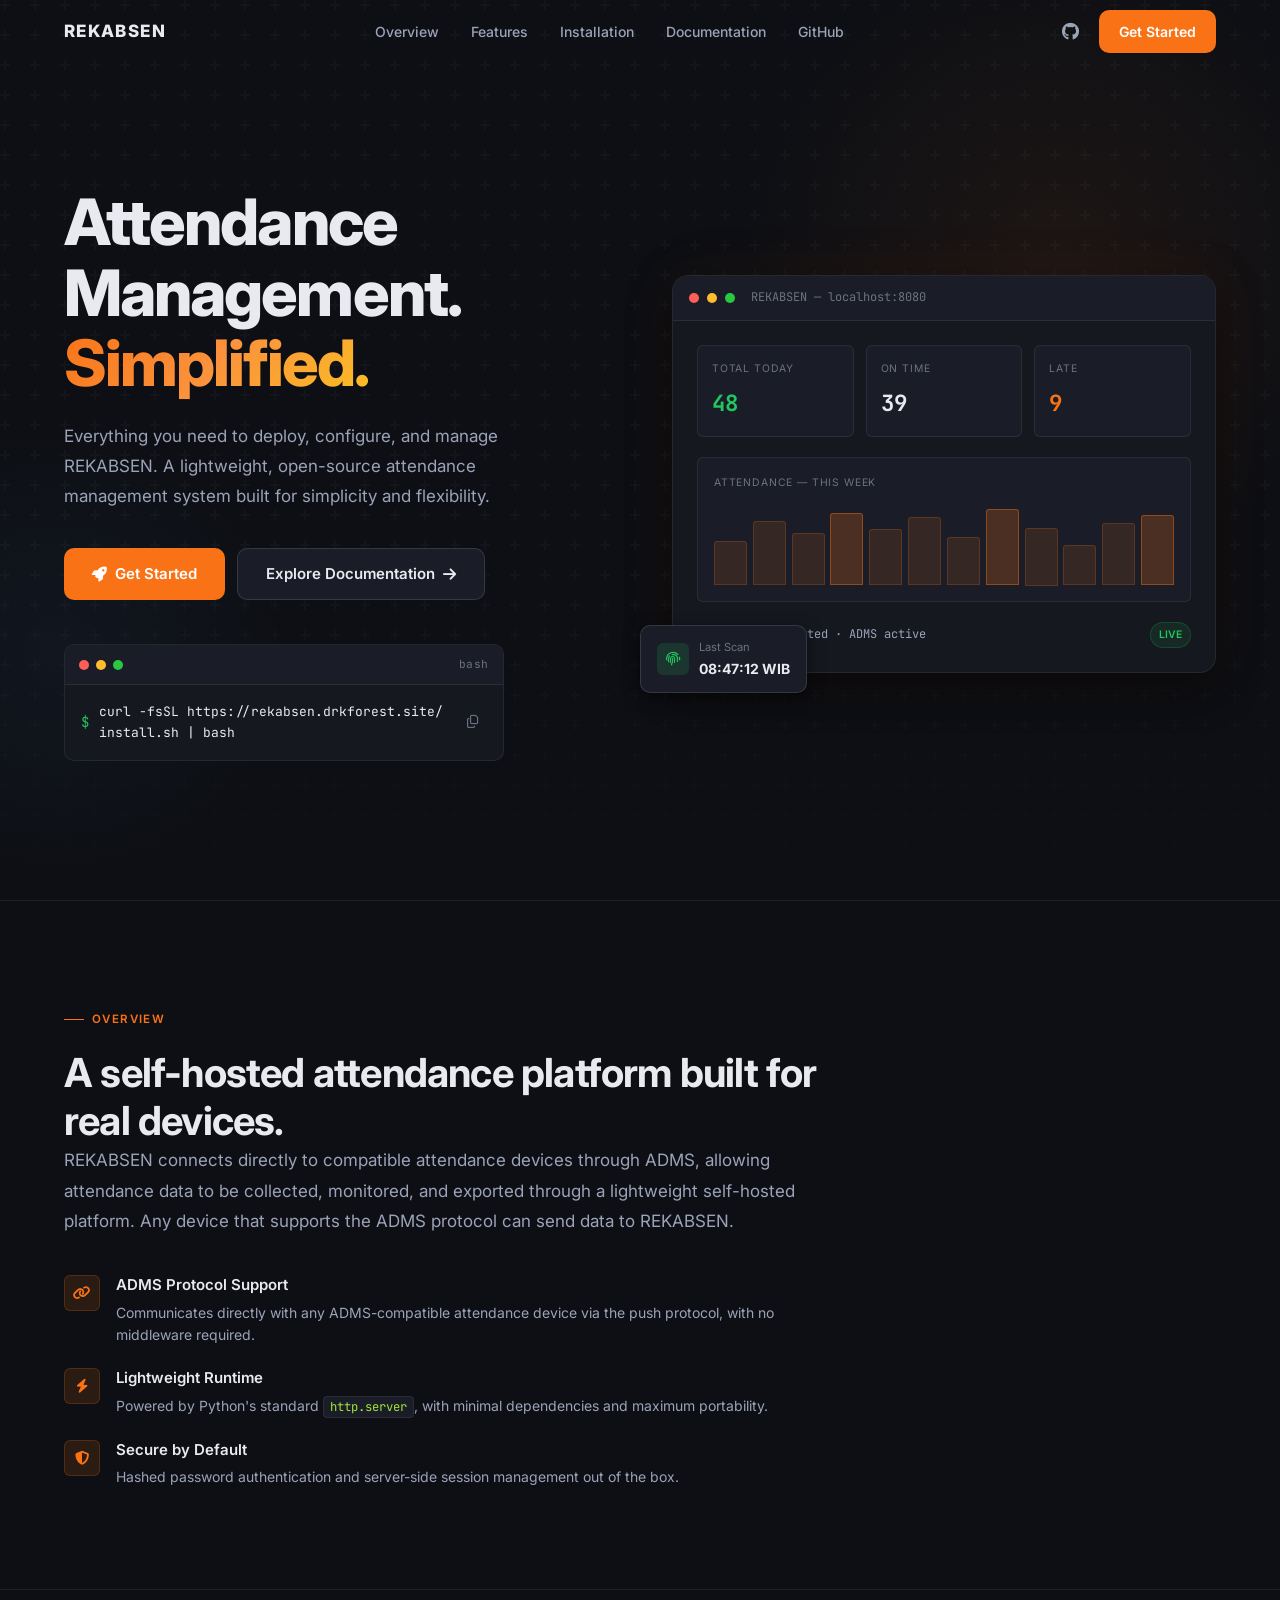
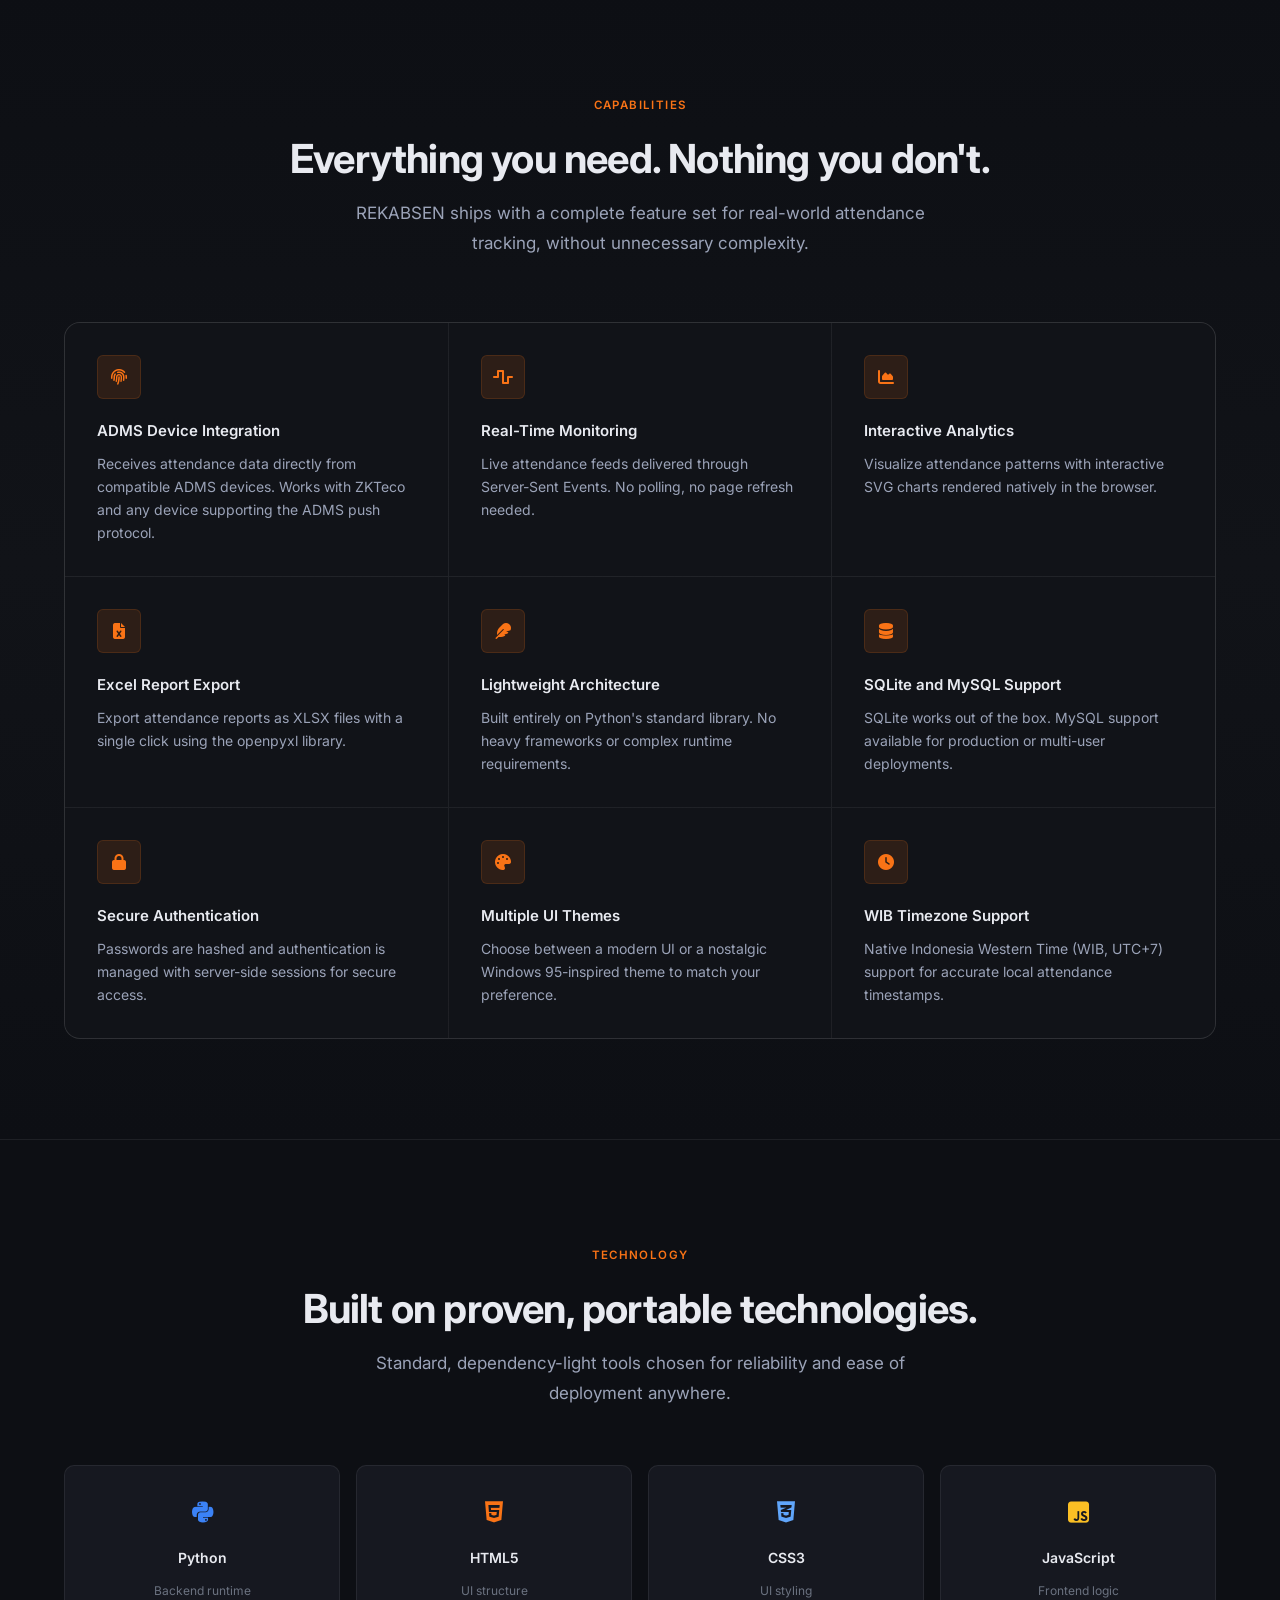
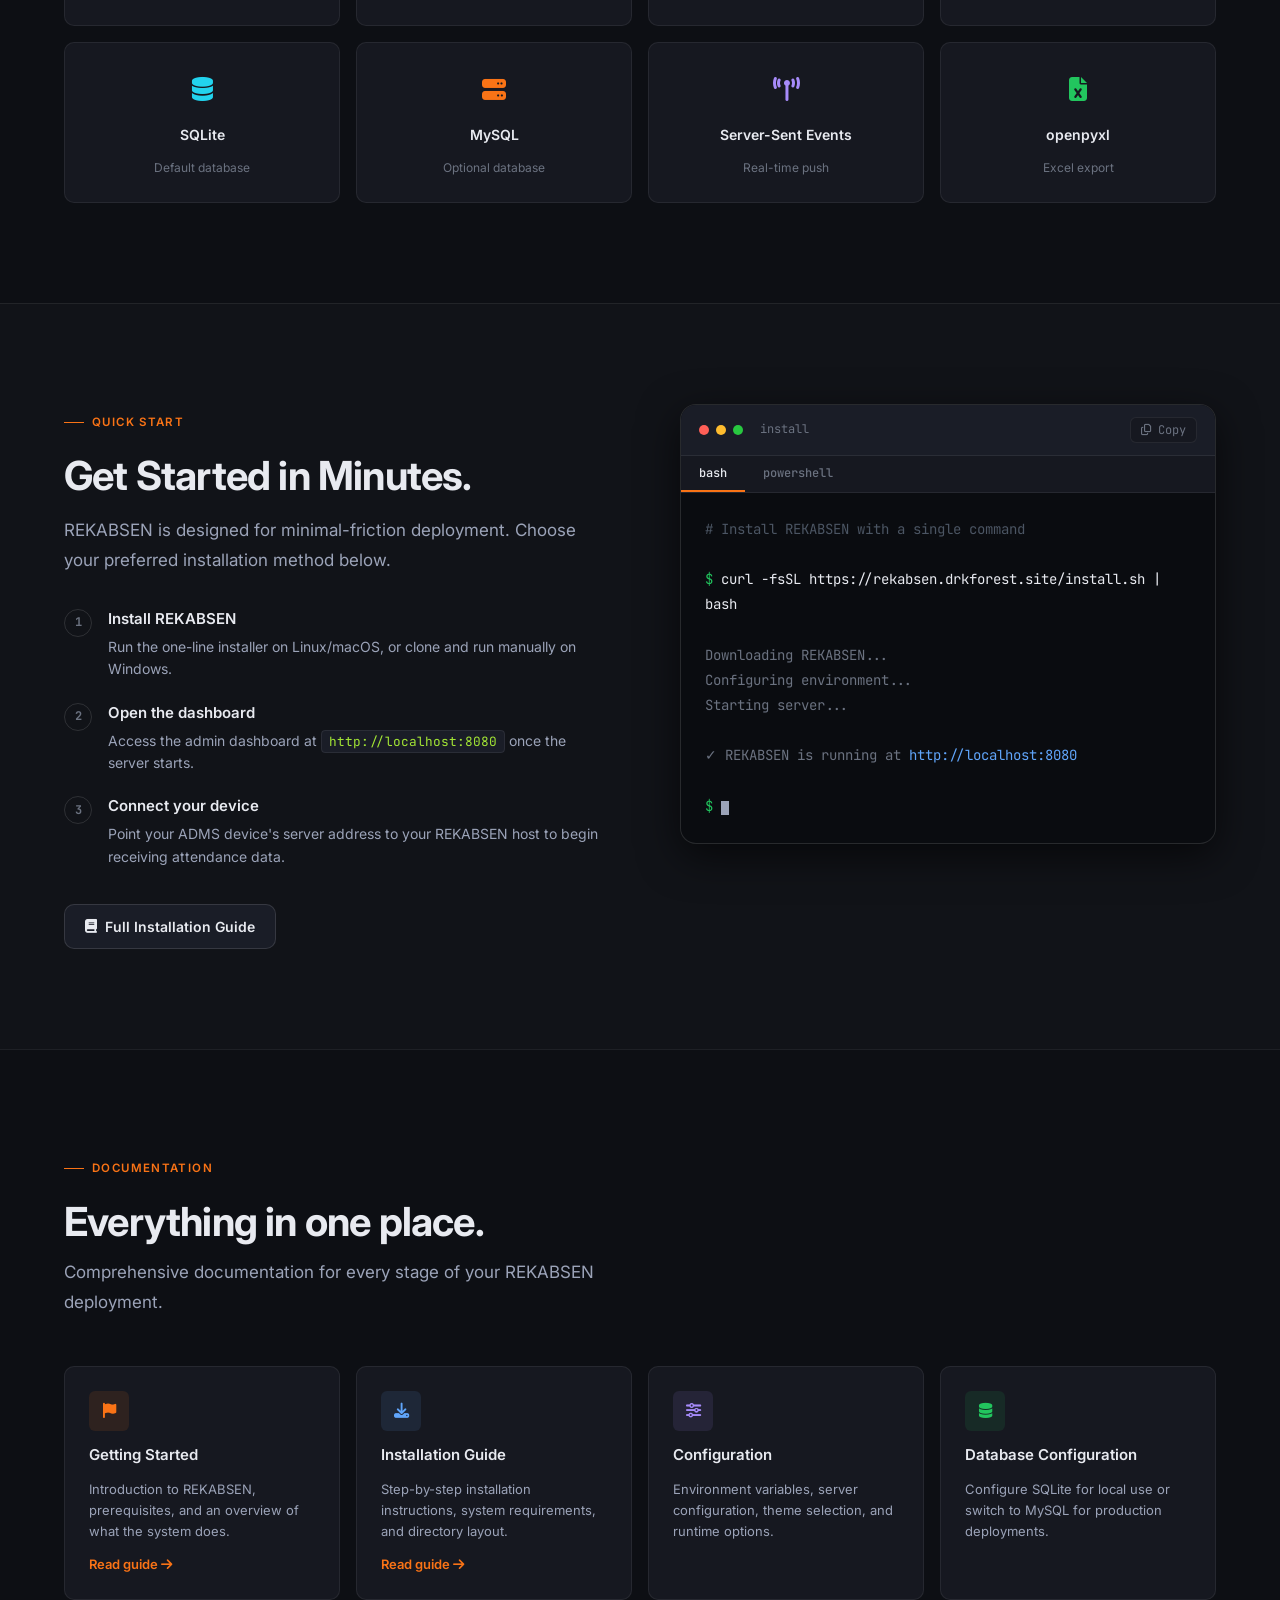
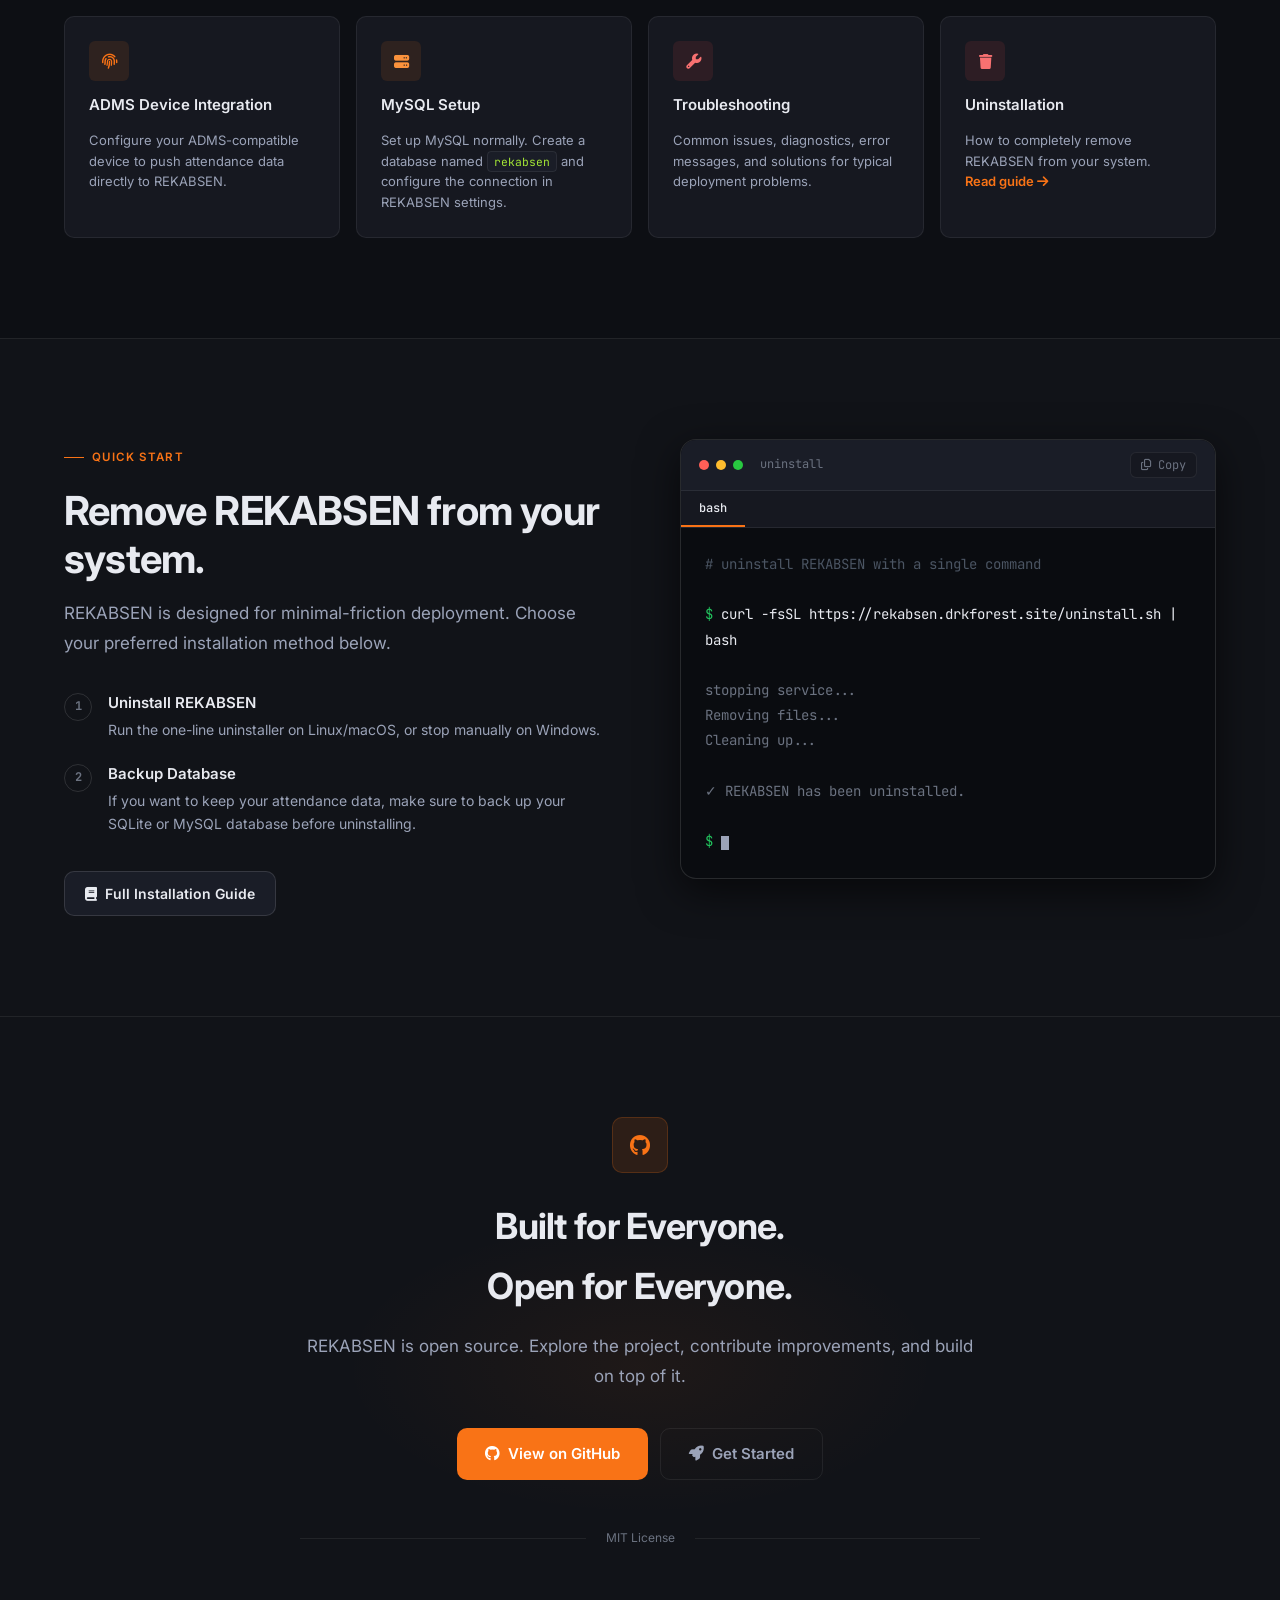
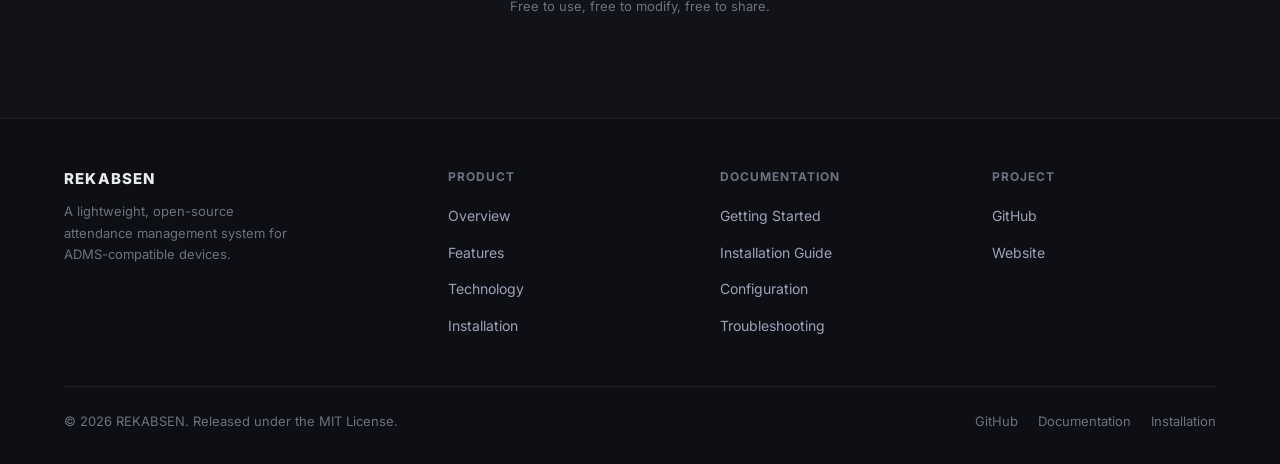
<file: index.html>
<!DOCTYPE html>
<html lang="en" data-theme="dark">

<head>
  <meta charset="UTF-8" />
  <meta name="viewport" content="width=device-width, initial-scale=1.0" />
  <meta name="robots" content="noindex, follow" />
  <meta http-equiv="refresh" content="0; url=app/app.html" />
  <link rel="canonical" href="app/app.html" />
  <title>REKABSEN — Redirecting…</title>

  <script>
    /* Instant redirect (takes over before meta refresh in modern browsers) */
    window.location.replace('app/app.html');
  </script>

  <style>
    :root {
      --bg: #0d0f14;
      --text: #e8eaf0;
      --text-2: #9ba3b8;
      --accent: #f97316;
      --font-sans: 'Inter', system-ui, -apple-system, sans-serif;
    }

    *,
    *::before,
    *::after {
      box-sizing: border-box;
      margin: 0;
      padding: 0;
    }

    body {
      min-height: 100vh;
      display: flex;
      align-items: center;
      justify-content: center;
      flex-direction: column;
      gap: 18px;
      background: var(--bg);
      color: var(--text);
      font-family: var(--font-sans);
      font-size: 0.9375rem;
      line-height: 1.6;
      text-align: center;
      padding: 24px;
      -webkit-font-smoothing: antialiased;
    }

    a {
      color: var(--accent);
      text-decoration: none;
      font-weight: 600;
    }

    a:hover {
      text-decoration: underline;
    }

    .spinner {
      width: 30px;
      height: 30px;
      border: 2px solid rgba(249, 115, 22, 0.2);
      border-top-color: var(--accent);
      border-radius: 50%;
      animation: spin 0.8s linear infinite;
    }

    @keyframes spin {
      to {
        transform: rotate(360deg);
      }
    }

    .muted {
      color: var(--text-2);
      font-size: 0.8125rem;
    }

    @media (prefers-reduced-motion: reduce) {
      .spinner {
        animation: none;
      }
    }
  </style>
</head>

<body>
  <div class="spinner" aria-hidden="true"></div>
  <p>Redirecting to REKABSEN…</p>
  <p class="muted">
    If you are not redirected automatically, <a href="app/app.html">click here</a>.
  </p>
</body>

</html>
</file>
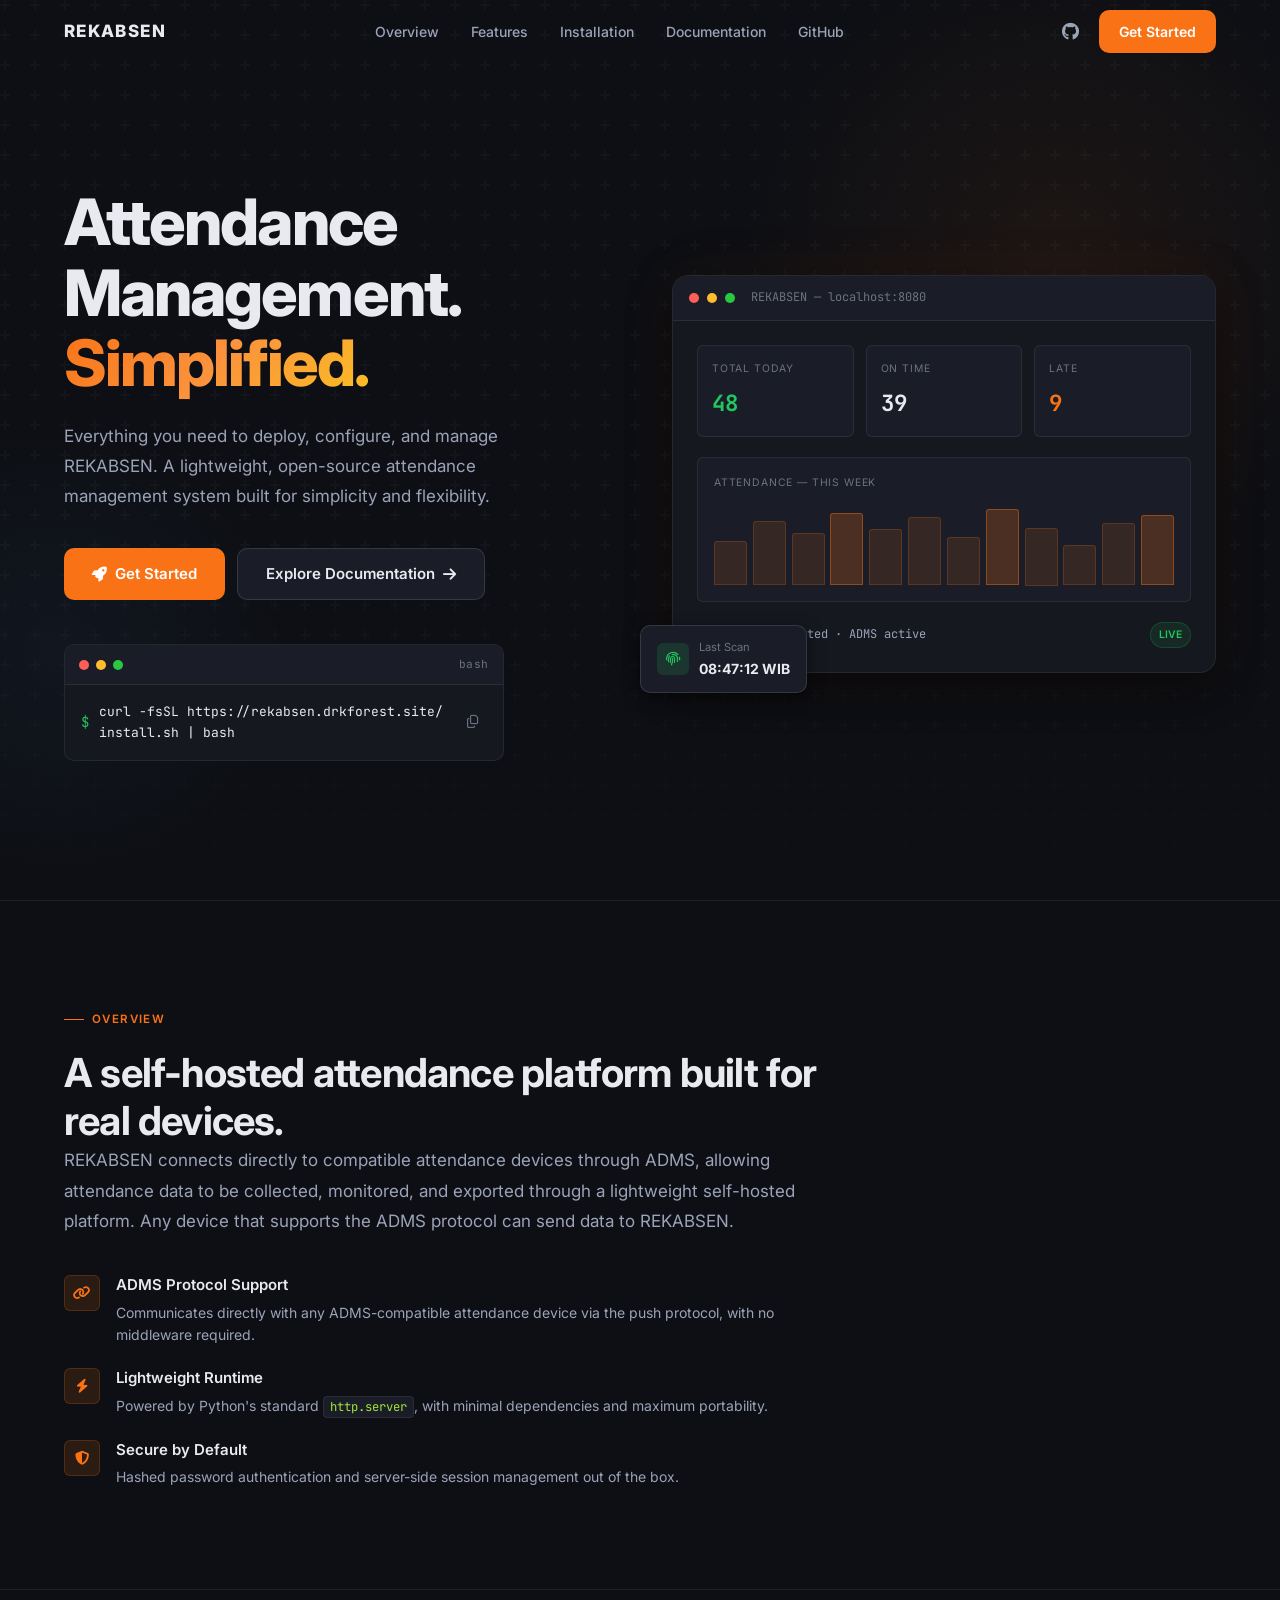
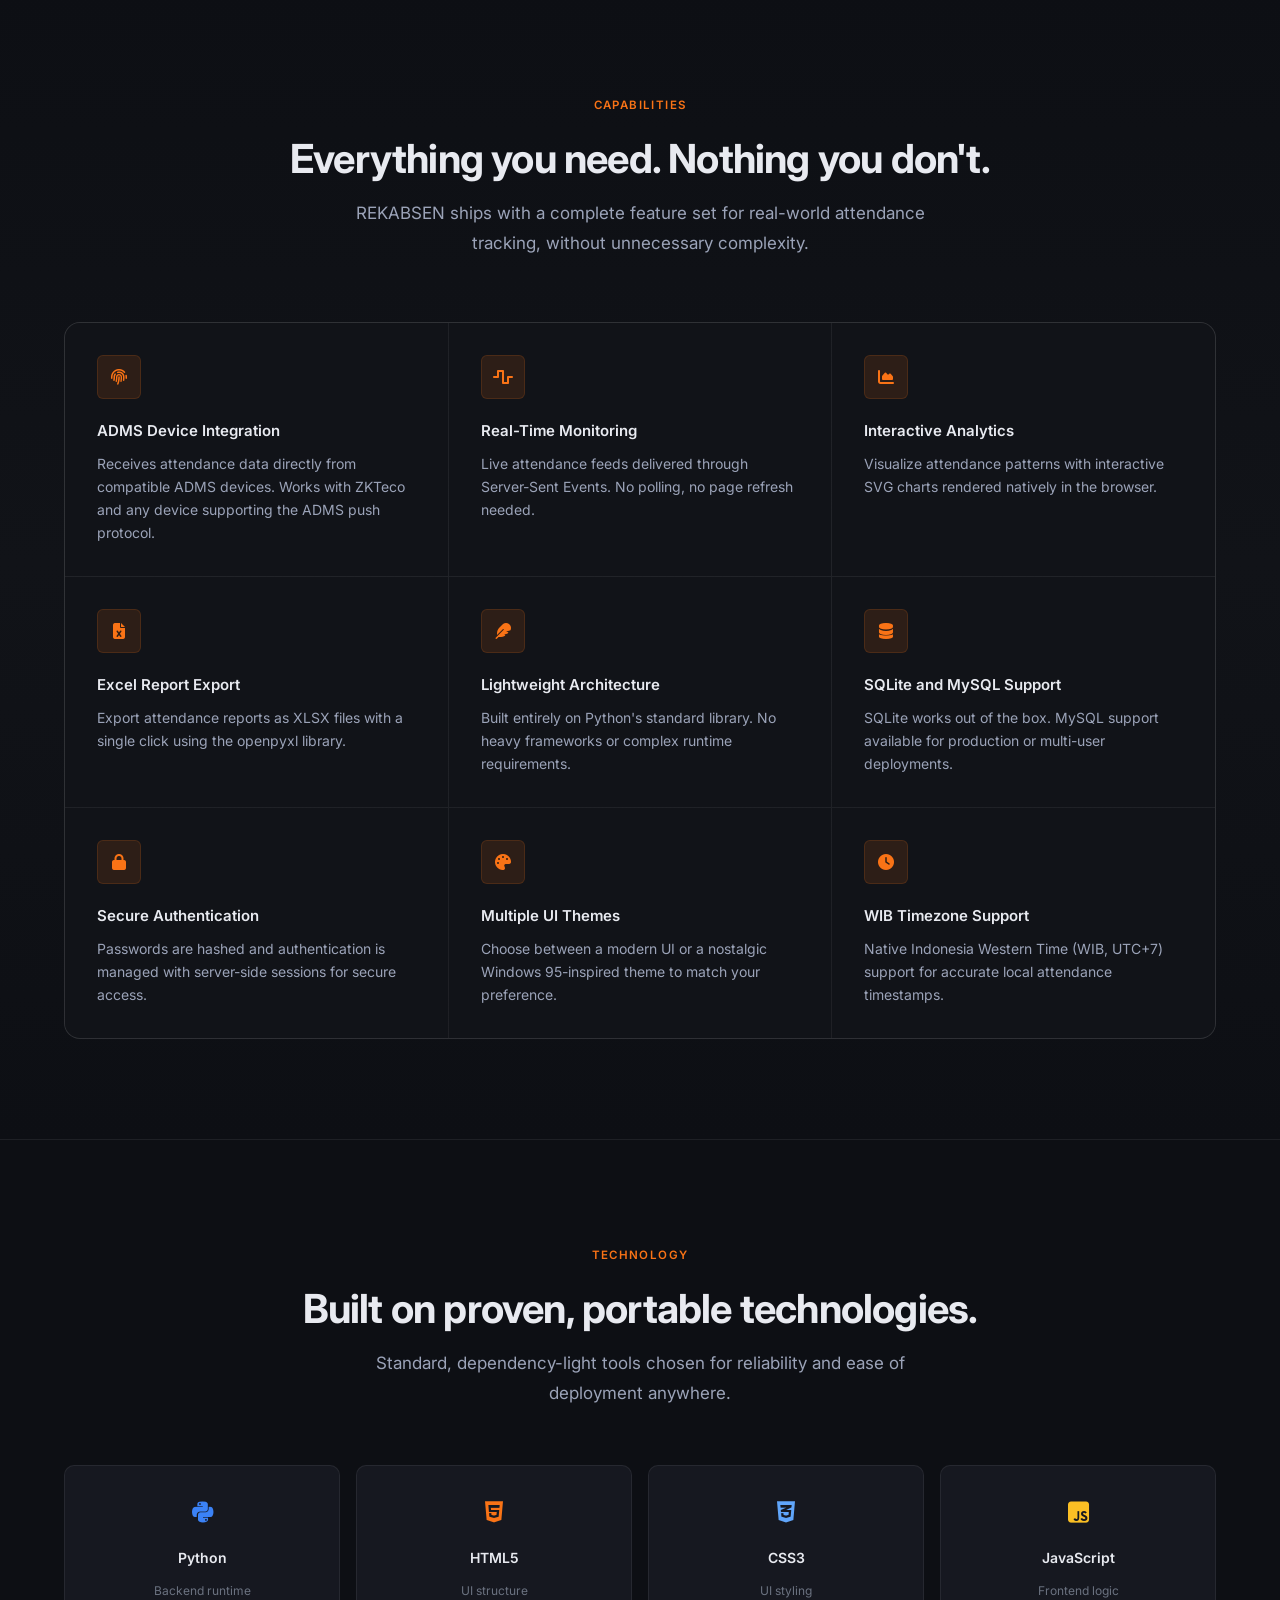
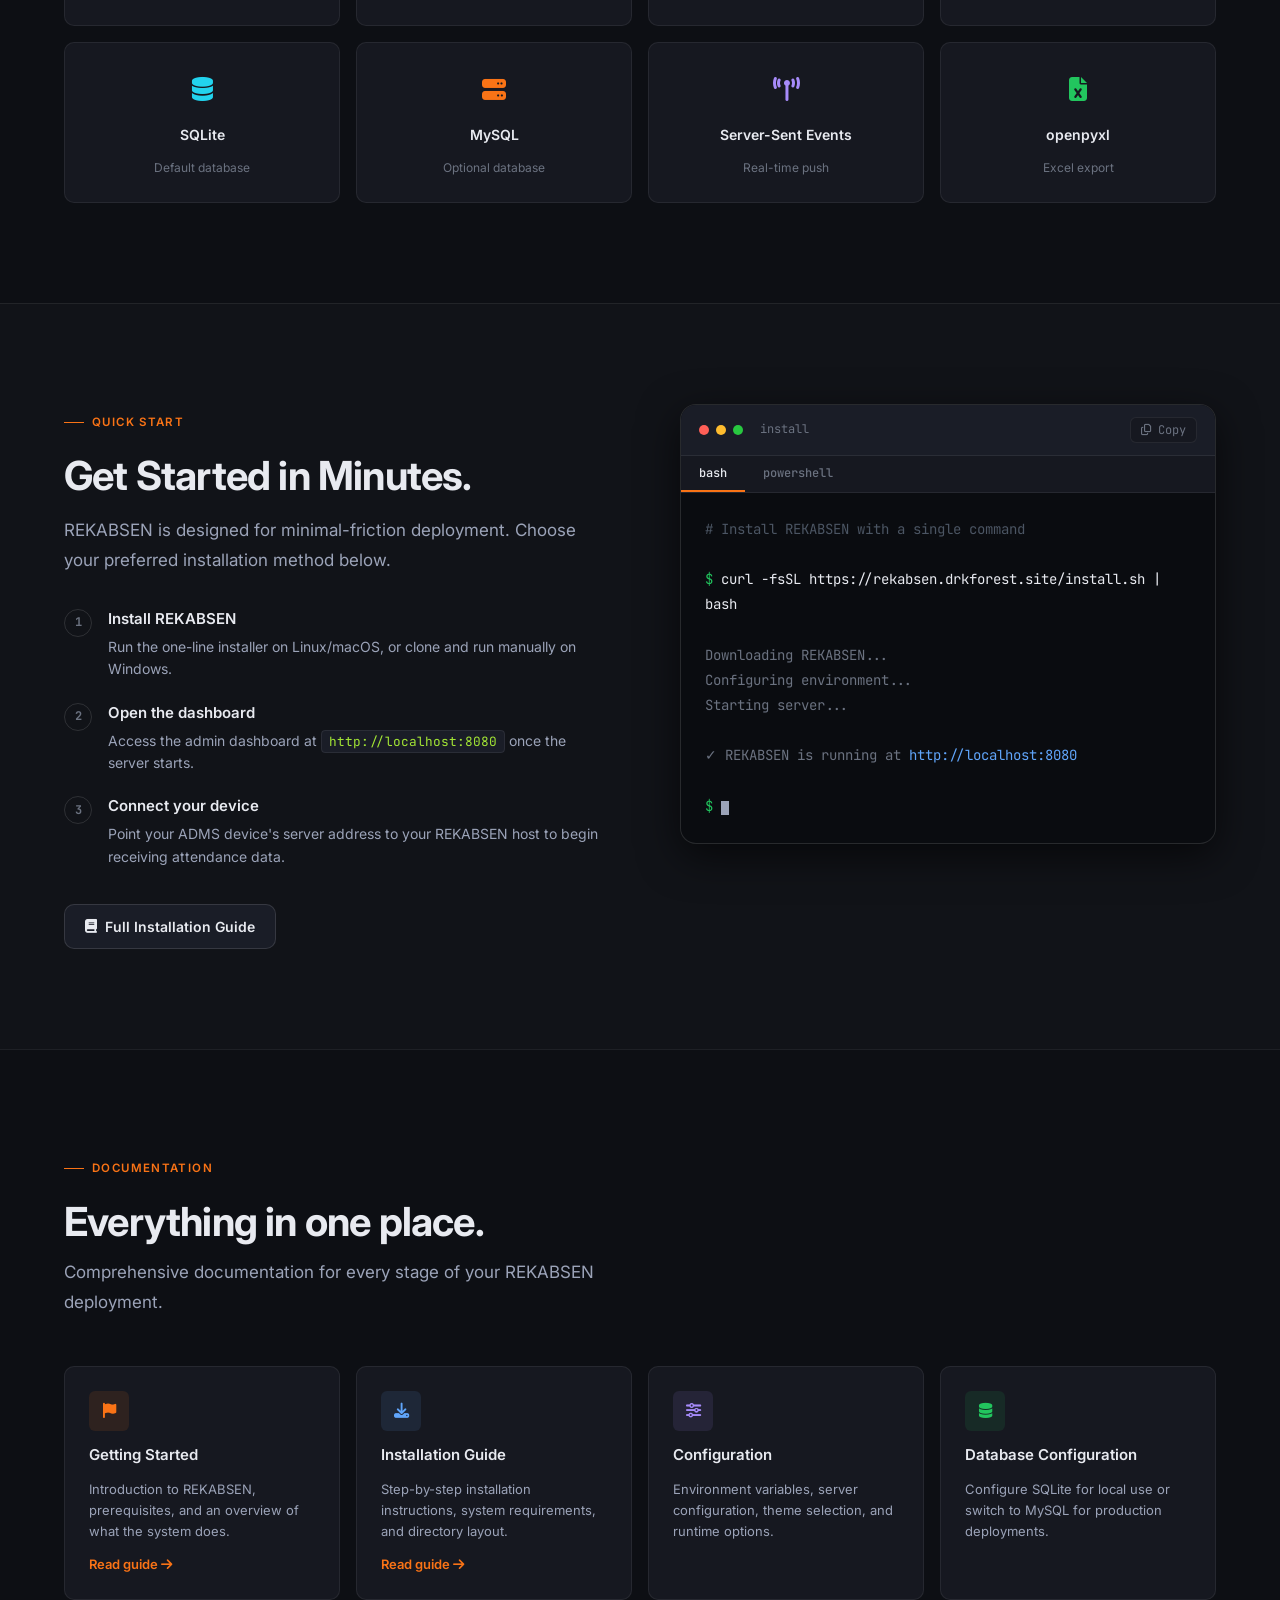
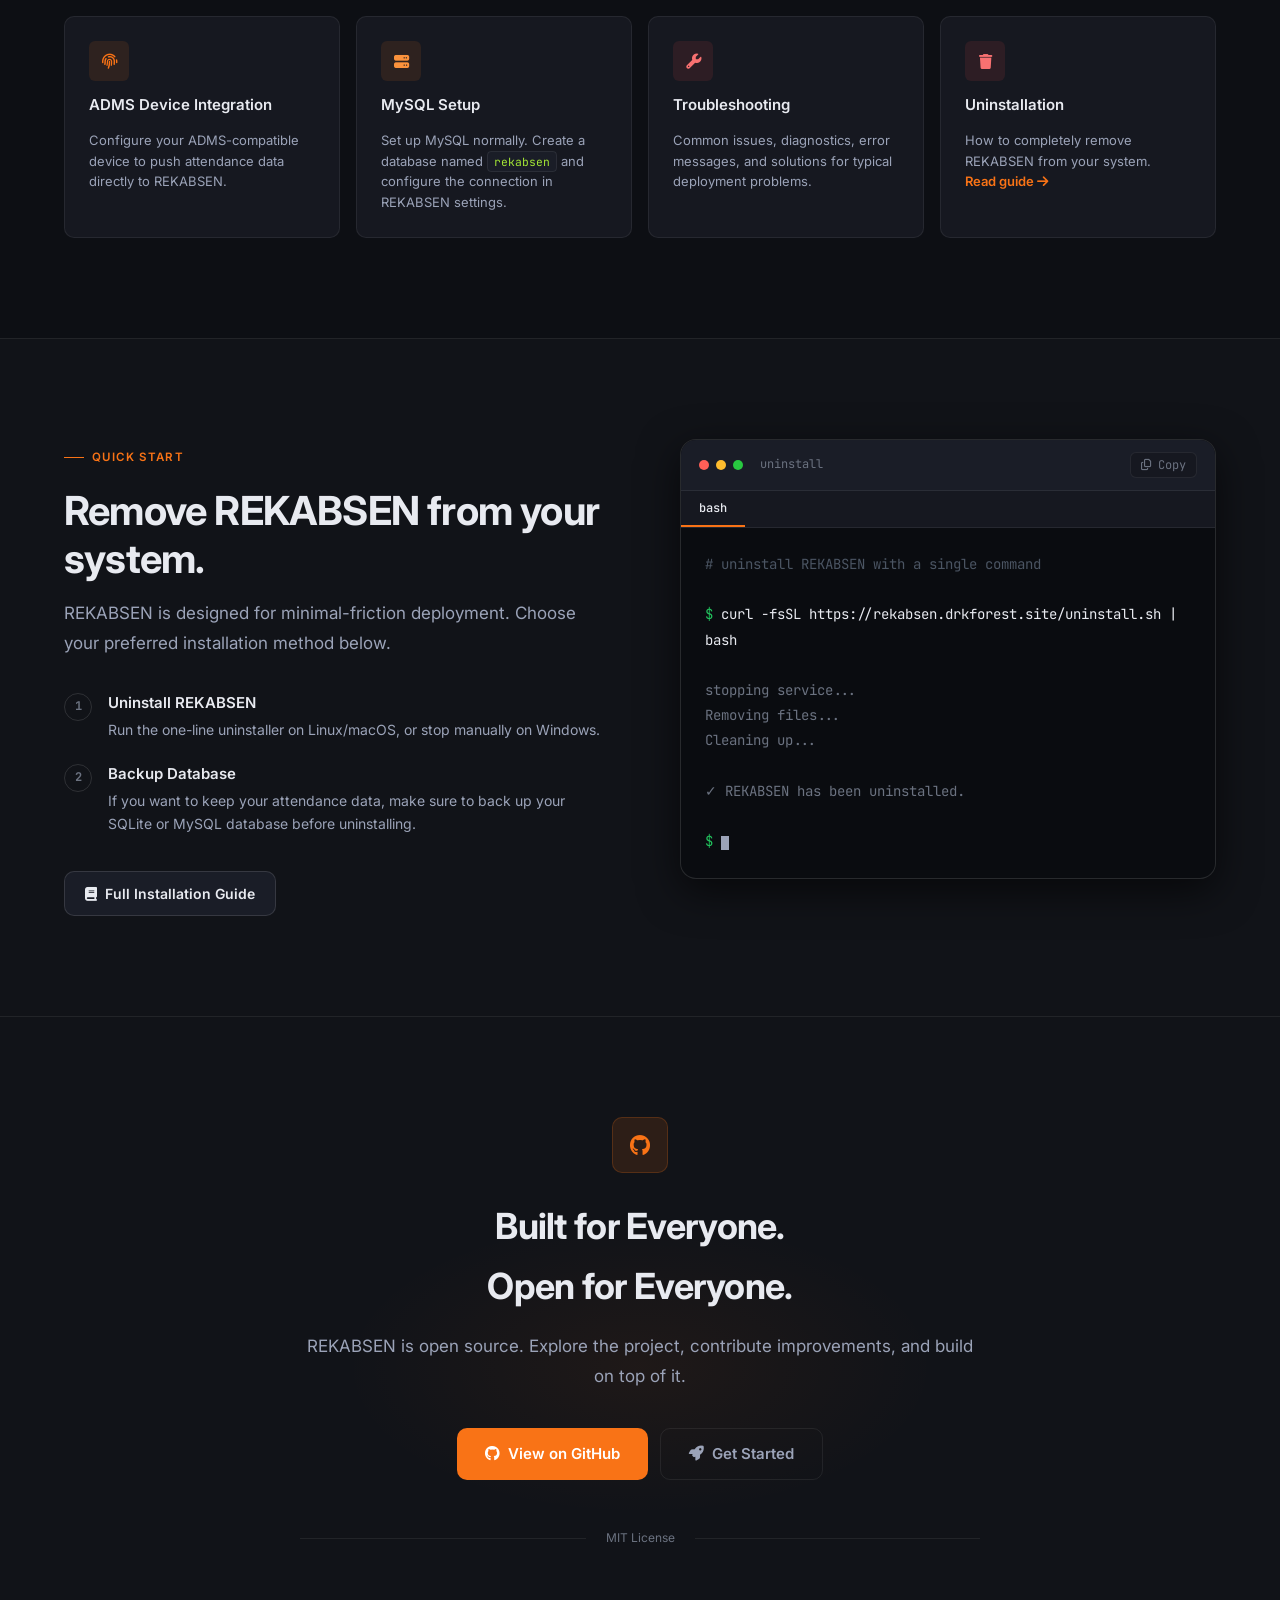
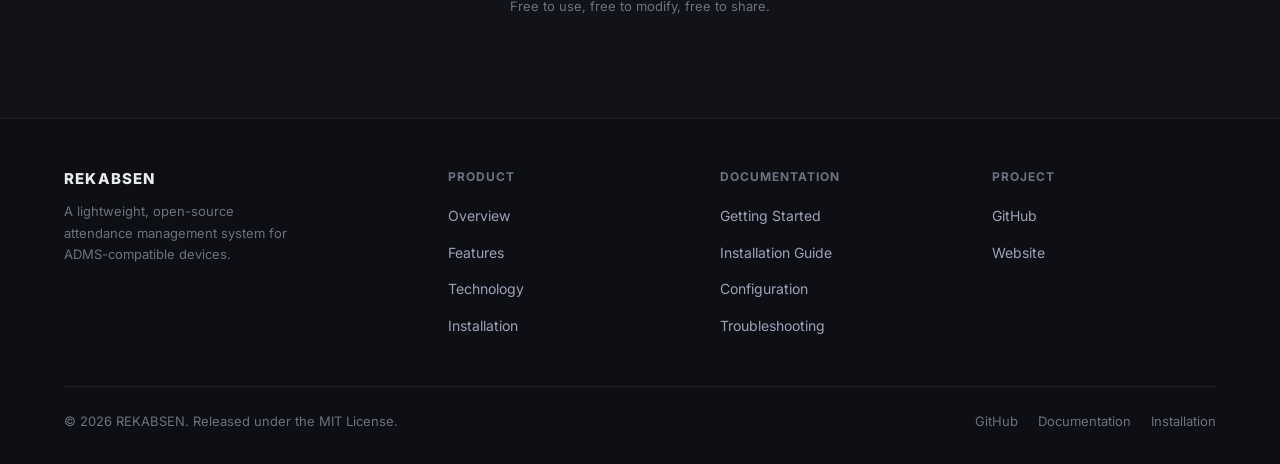
<file: app/app.html>
<!doctype html>
<html lang="en" data-theme="dark">

<head>
  <meta charset="UTF-8" />
  <meta name="viewport" content="width=device-width, initial-scale=1.0" />
  <meta name="description"
    content="REKABSEN — A lightweight, open-source attendance management system for ADMS-compatible devices. Real-time monitoring, Excel export, and SQLite support." />
  <meta name="keywords" content="REKABSEN, attendance management, ZKTeco, ADMS, open source, fingerprint attendance" />
  <meta property="og:title" content="REKABSEN — Attendance Management. Simplified." />
  <meta property="og:description"
    content="A lightweight, open-source attendance management system for ADMS-compatible devices." />
  <meta property="og:type" content="website" />
  <title>REKABSEN — Attendance Management. Simplified.</title>

  <!-- Font Awesome -->
  <link rel="stylesheet" href="https://cdnjs.cloudflare.com/ajax/libs/font-awesome/6.7.2/css/all.min.css"
    crossorigin="anonymous" />

  <!-- Inter & JetBrains Mono fonts -->
  <link rel="preconnect" href="https://fonts.googleapis.com" />
  <link rel="preconnect" href="https://fonts.gstatic.com" crossorigin />
  <link
    href="https://fonts.googleapis.com/css2?family=Inter:wght@300;400;500;600;700;800;900&family=JetBrains+Mono:wght@400;500;600&display=swap"
    rel="stylesheet" />

  <!-- Stylesheet -->
  <link rel="stylesheet" href="css/style.css" />
</head>

<body>
  <!-- ============================================================
       NAVIGATION
       ============================================================ -->
  <nav class="nav" id="nav" role="navigation" aria-label="Main navigation">
    <div class="nav-inner">
      <a href="#" class="nav-brand" aria-label="REKABSEN Home">REKABSEN</a>

      <ul class="nav-links" role="list">
        <li><a class="nav-link" href="#overview">Overview</a></li>
        <li><a class="nav-link" href="#features">Features</a></li>
        <li><a class="nav-link" href="#installation">Installation</a></li>
        <li><a class="nav-link" href="#documentation">Documentation</a></li>
        <li>
          <a class="nav-link" href="https://github.com/DrkF0rest/rekabsen-adms" target="_blank"
            rel="noopener noreferrer">GitHub</a>
        </li>
      </ul>

      <div class="nav-actions">
        <a class="nav-github-icon" href="https://github.com/DrkF0rest/rekabsen-adms" target="_blank"
          rel="noopener noreferrer" aria-label="View on GitHub">
          <i class="fa-brands fa-github"></i>
        </a>
        <a href="#installation" class="btn btn-primary">Get Started</a>
        <button class="nav-toggle" id="navToggle" aria-label="Toggle menu" aria-expanded="false"
          aria-controls="navDrawer">
          <span></span><span></span><span></span>
        </button>
      </div>
    </div>
  </nav>

  <!-- Mobile drawer -->
  <div class="nav-drawer" id="navDrawer" role="dialog" aria-label="Mobile navigation">
    <a class="nav-link" href="#overview">Overview</a>
    <a class="nav-link" href="#features">Features</a>
    <a class="nav-link" href="#installation">Installation</a>
    <a class="nav-link" href="#documentation">Documentation</a>
    <a class="nav-link" href="https://github.com/DrkF0rest/rekabsen-adms" target="_blank"
      rel="noopener noreferrer">GitHub</a>
    <a href="#installation" class="btn btn-primary">Get Started</a>
  </div>

  <main>
    <!-- ============================================================
         HERO
         ============================================================ -->
    <section class="hero" id="hero" aria-labelledby="hero-title">
      <div class="hero-bg" aria-hidden="true"></div>
      <div class="hero-glow-1" aria-hidden="true"></div>
      <div class="hero-glow-2" aria-hidden="true"></div>

      <div class="hero-inner">
        <!-- Left: content -->
        <div class="hero-content">
          <h1 class="hero-title reveal" id="hero-title">
            Attendance Management.<br />
            <span>Simplified.</span>
          </h1>

          <p class="hero-desc reveal reveal-delay-1">
            Everything you need to deploy, configure, and manage REKABSEN. A
            lightweight, open-source attendance management system built for
            simplicity and flexibility.
          </p>

          <div class="hero-actions reveal reveal-delay-2">
            <a href="#installation" class="btn btn-primary btn-lg">
              <i class="fa-solid fa-rocket"></i>
              Get Started
            </a>
            <a href="#documentation" class="btn btn-secondary btn-lg">
              Explore Documentation
              <i class="fa-solid fa-arrow-right"></i>
            </a>
          </div>

          <div class="hero-terminal reveal reveal-delay-3" role="region" aria-label="Quick install command">
            <div class="hero-terminal-bar" aria-hidden="true">
              <span class="terminal-dot red"></span>
              <span class="terminal-dot amber"></span>
              <span class="terminal-dot green"></span>
              <span class="hero-terminal-label">bash</span>
            </div>
            <div class="hero-terminal-body">
              <span class="terminal-prompt" aria-hidden="true">$</span>
              <span class="terminal-cmd">curl -fsSL https://rekabsen.drkforest.site/install.sh |
                bash</span>
              <button class="terminal-copy-btn" id="heroCopyBtn" aria-label="Copy install command"
                data-copy="curl -fsSL https://rekabsen.drkforest.site/install.sh | bash">
                <i class="fa-regular fa-copy"></i>
              </button>
            </div>
          </div>
        </div>

        <!-- Right: mockup -->
        <div class="hero-visual reveal reveal-delay-2">
          <div class="hero-mockup" role="img" aria-label="REKABSEN dashboard preview">
            <div class="mockup-topbar">
              <span class="terminal-dot red"></span>
              <span class="terminal-dot amber"></span>
              <span class="terminal-dot green"></span>
              <span class="mockup-topbar-title">REKABSEN — localhost:8080</span>
            </div>
            <div class="mockup-body">
              <div class="mockup-stats">
                <div class="mockup-stat">
                  <div class="mockup-stat-label">Total Today</div>
                  <div class="mockup-stat-value green">48</div>
                </div>
                <div class="mockup-stat">
                  <div class="mockup-stat-label">On Time</div>
                  <div class="mockup-stat-value">39</div>
                </div>
                <div class="mockup-stat">
                  <div class="mockup-stat-label">Late</div>
                  <div class="mockup-stat-value amber">9</div>
                </div>
              </div>

              <div class="mockup-chart">
                <div class="mockup-chart-label">Attendance — This Week</div>
                <div class="mockup-bars" aria-hidden="true">
                  <div class="mockup-bar"></div>
                  <div class="mockup-bar"></div>
                  <div class="mockup-bar"></div>
                  <div class="mockup-bar"></div>
                  <div class="mockup-bar"></div>
                  <div class="mockup-bar"></div>
                  <div class="mockup-bar"></div>
                  <div class="mockup-bar"></div>
                  <div class="mockup-bar"></div>
                  <div class="mockup-bar"></div>
                  <div class="mockup-bar"></div>
                  <div class="mockup-bar"></div>
                </div>
              </div>

              <div class="mockup-status-row">
                <div class="mockup-status-dot" aria-hidden="true"></div>
                <span class="mockup-status-text">Device connected · ADMS active</span>
                <span class="mockup-status-badge">LIVE</span>
              </div>
            </div>
          </div>

          <!-- Floating card -->
          <div class="hero-floating-card" aria-hidden="true">
            <div class="floating-card-icon">
              <i class="fa-solid fa-fingerprint"></i>
            </div>
            <div>
              <div class="floating-card-label">Last Scan</div>
              <div class="floating-card-value">08:47:12 WIB</div>
            </div>
          </div>
        </div>
      </div>
    </section>

    <!-- ============================================================
         OVERVIEW
         ============================================================ -->
    <section class="section-overview" id="overview" aria-labelledby="overview-heading">
      <div class="container">
        <div class="overview-inner">
          <div class="section-label reveal">Overview</div>
          <h2 class="section-heading reveal reveal-delay-1" id="overview-heading">
            A self-hosted attendance platform built for real devices.
          </h2>
          <p class="overview-desc reveal reveal-delay-2">
            REKABSEN connects directly to compatible attendance devices
            through ADMS, allowing attendance data to be collected, monitored,
            and exported through a lightweight self-hosted platform. Any
            device that supports the ADMS protocol can send data to REKABSEN.
          </p>

          <div class="overview-pillars">
            <div class="overview-pillar reveal reveal-delay-2">
              <div class="pillar-icon"><i class="fa-solid fa-link"></i></div>
              <div class="pillar-text">
                <h4>ADMS Protocol Support</h4>
                <p>
                  Communicates directly with any ADMS-compatible attendance
                  device via the push protocol, with no middleware required.
                </p>
              </div>
            </div>
            <div class="overview-pillar reveal reveal-delay-3">
              <div class="pillar-icon"><i class="fa-solid fa-bolt"></i></div>
              <div class="pillar-text">
                <h4>Lightweight Runtime</h4>
                <p>
                  Powered by Python's standard <code>http.server</code>, with
                  minimal dependencies and maximum portability.
                </p>
              </div>
            </div>
            <div class="overview-pillar reveal reveal-delay-4">
              <div class="pillar-icon">
                <i class="fa-solid fa-shield-halved"></i>
              </div>
              <div class="pillar-text">
                <h4>Secure by Default</h4>
                <p>
                  Hashed password authentication and server-side session
                  management out of the box.
                </p>
              </div>
            </div>
          </div>
        </div>
      </div>
    </section>

    <!-- ============================================================
         FEATURES
         ============================================================ -->
    <section class="section-features" id="features" aria-labelledby="features-heading">
      <div class="container">
        <div class="features-header">
          <div class="section-label reveal">Capabilities</div>
          <h2 class="section-heading reveal reveal-delay-1" id="features-heading">
            Everything you need. Nothing you don't.
          </h2>
          <p class="section-desc reveal reveal-delay-2">
            REKABSEN ships with a complete feature set for real-world
            attendance tracking, without unnecessary complexity.
          </p>
        </div>

        <div class="features-grid reveal reveal-delay-2">
          <div class="feature-card">
            <div class="feature-icon">
              <i class="fa-solid fa-fingerprint"></i>
            </div>
            <div class="feature-title">ADMS Device Integration</div>
            <div class="feature-desc">
              Receives attendance data directly from compatible ADMS devices.
              Works with ZKTeco and any device supporting the ADMS push
              protocol.
            </div>
          </div>

          <div class="feature-card">
            <div class="feature-icon">
              <i class="fa-solid fa-wave-square"></i>
            </div>
            <div class="feature-title">Real-Time Monitoring</div>
            <div class="feature-desc">
              Live attendance feeds delivered through Server-Sent Events. No
              polling, no page refresh needed.
            </div>
          </div>

          <div class="feature-card">
            <div class="feature-icon">
              <i class="fa-solid fa-chart-area"></i>
            </div>
            <div class="feature-title">Interactive Analytics</div>
            <div class="feature-desc">
              Visualize attendance patterns with interactive SVG charts
              rendered natively in the browser.
            </div>
          </div>

          <div class="feature-card">
            <div class="feature-icon">
              <i class="fa-solid fa-file-excel"></i>
            </div>
            <div class="feature-title">Excel Report Export</div>
            <div class="feature-desc">
              Export attendance reports as XLSX files with a single click
              using the openpyxl library.
            </div>
          </div>

          <div class="feature-card">
            <div class="feature-icon">
              <i class="fa-solid fa-feather"></i>
            </div>
            <div class="feature-title">Lightweight Architecture</div>
            <div class="feature-desc">
              Built entirely on Python's standard library. No heavy frameworks
              or complex runtime requirements.
            </div>
          </div>

          <div class="feature-card">
            <div class="feature-icon">
              <i class="fa-solid fa-database"></i>
            </div>
            <div class="feature-title">SQLite and MySQL Support</div>
            <div class="feature-desc">
              SQLite works out of the box. MySQL support available for
              production or multi-user deployments.
            </div>
          </div>

          <div class="feature-card">
            <div class="feature-icon"><i class="fa-solid fa-lock"></i></div>
            <div class="feature-title">Secure Authentication</div>
            <div class="feature-desc">
              Passwords are hashed and authentication is managed with
              server-side sessions for secure access.
            </div>
          </div>

          <div class="feature-card">
            <div class="feature-icon">
              <i class="fa-solid fa-palette"></i>
            </div>
            <div class="feature-title">Multiple UI Themes</div>
            <div class="feature-desc">
              Choose between a modern UI or a nostalgic Windows 95-inspired
              theme to match your preference.
            </div>
          </div>

          <div class="feature-card">
            <div class="feature-icon"><i class="fa-solid fa-clock"></i></div>
            <div class="feature-title">WIB Timezone Support</div>
            <div class="feature-desc">
              Native Indonesia Western Time (WIB, UTC+7) support for accurate
              local attendance timestamps.
            </div>
          </div>
        </div>
      </div>
    </section>

    <!-- ============================================================
         TECH STACK
         ============================================================ -->
    <section class="section-stack" id="stack" aria-labelledby="stack-heading">
      <div class="container">
        <div class="stack-header">
          <div class="section-label reveal">Technology</div>
          <h2 class="section-heading reveal reveal-delay-1" id="stack-heading">
            Built on proven, portable technologies.
          </h2>
          <p class="section-desc reveal reveal-delay-2" style="margin: 16px auto 0">
            Standard, dependency-light tools chosen for reliability and ease
            of deployment anywhere.
          </p>
        </div>

        <div class="stack-grid">
          <div class="stack-item reveal">
            <div class="stack-icon icon-python">
              <i class="fa-brands fa-python"></i>
            </div>
            <div class="stack-name">Python</div>
            <div class="stack-desc">Backend runtime</div>
          </div>
          <div class="stack-item reveal reveal-delay-1">
            <div class="stack-icon icon-html5">
              <i class="fa-brands fa-html5"></i>
            </div>
            <div class="stack-name">HTML5</div>
            <div class="stack-desc">UI structure</div>
          </div>
          <div class="stack-item reveal reveal-delay-2">
            <div class="stack-icon icon-css3">
              <i class="fa-brands fa-css3-alt"></i>
            </div>
            <div class="stack-name">CSS3</div>
            <div class="stack-desc">UI styling</div>
          </div>
          <div class="stack-item reveal reveal-delay-3">
            <div class="stack-icon icon-js">
              <i class="fa-brands fa-square-js"></i>
            </div>
            <div class="stack-name">JavaScript</div>
            <div class="stack-desc">Frontend logic</div>
          </div>
          <div class="stack-item reveal">
            <div class="stack-icon icon-sqlite">
              <i class="fa-solid fa-database"></i>
            </div>
            <div class="stack-name">SQLite</div>
            <div class="stack-desc">Default database</div>
          </div>
          <div class="stack-item reveal reveal-delay-1">
            <div class="stack-icon icon-mysql">
              <i class="fa-solid fa-server"></i>
            </div>
            <div class="stack-name">MySQL</div>
            <div class="stack-desc">Optional database</div>
          </div>
          <div class="stack-item reveal reveal-delay-2">
            <div class="stack-icon icon-sse">
              <i class="fa-solid fa-tower-broadcast"></i>
            </div>
            <div class="stack-name">Server-Sent Events</div>
            <div class="stack-desc">Real-time push</div>
          </div>
          <div class="stack-item reveal reveal-delay-3">
            <div class="stack-icon icon-openpyxl">
              <i class="fa-solid fa-file-excel"></i>
            </div>
            <div class="stack-name">openpyxl</div>
            <div class="stack-desc">Excel export</div>
          </div>
        </div>
      </div>
    </section>

    <!-- ============================================================
         INSTALLATION
         ============================================================ -->
    <section class="section-install" id="installation" aria-labelledby="install-heading">
      <div class="container">
        <div class="install-inner">
          <div class="install-content">
            <div class="section-label reveal">Quick Start</div>
            <h2 class="section-heading reveal reveal-delay-1" id="install-heading">
              Get Started in Minutes.
            </h2>
            <p class="section-desc reveal reveal-delay-2" style="margin: 16px 0 0">
              REKABSEN is designed for minimal-friction deployment. Choose
              your preferred installation method below.
            </p>

            <div class="install-steps">
              <div class="install-step reveal reveal-delay-2">
                <div class="step-num">1</div>
                <div class="step-text">
                  <h4>Install REKABSEN</h4>
                  <p>
                    Run the one-line installer on Linux/macOS, or clone and
                    run manually on Windows.
                  </p>
                </div>
              </div>
              <div class="install-step reveal reveal-delay-3">
                <div class="step-num">2</div>
                <div class="step-text">
                  <h4>Open the dashboard</h4>
                  <p>
                    Access the admin dashboard at
                    <code>http://localhost:8080</code> once the server starts.
                  </p>
                </div>
              </div>
              <div class="install-step reveal reveal-delay-4">
                <div class="step-num">3</div>
                <div class="step-text">
                  <h4>Connect your device</h4>
                  <p>
                    Point your ADMS device's server address to your REKABSEN
                    host to begin receiving attendance data.
                  </p>
                </div>
              </div>
            </div>

            <div style="margin-top: 36px" class="reveal reveal-delay-4">
              <a href="#documentation" class="btn btn-secondary">
                <i class="fa-solid fa-book"></i>
                Full Installation Guide
              </a>
            </div>
          </div>

          <!-- Tabbed terminal panel -->
          <div class="install-terminal reveal reveal-delay-2" role="region" aria-label="Installation terminal">
            <div class="terminal-topbar">
              <span class="terminal-dot red"></span>
              <span class="terminal-dot amber"></span>
              <span class="terminal-dot green"></span>
              <span class="terminal-topbar-title">install</span>
              <button class="terminal-copy-action" id="installCopyBtn" aria-label="Copy install command">
                <i class="fa-regular fa-copy"></i>
                <span>Copy</span>
              </button>
            </div>

            <div class="terminal-tabs" role="tablist" aria-label="Installation method">
              <button class="terminal-tab active" role="tab" aria-selected="true" data-tab="bash">
                bash
              </button>
              <button class="terminal-tab" role="tab" aria-selected="false" data-tab="powershell">
                powershell
              </button>
            </div>

            <!-- bash panel -->
            <div class="terminal-panel active" id="panel-bash" role="tabpanel"
              data-copy="curl -fsSL https://rekabsen.drkforest.site/install.sh | bash">
              <div class="terminal-content">
                <div>
                  <span class="t-comment"># Install REKABSEN with a single command</span>
                </div>
                <div>&nbsp;</div>
                <div>
                  <span class="t-prompt">$</span>
                  <span class="t-cmd">curl -fsSL https://rekabsen.drkforest.site/install.sh | bash</span>
                </div>
                <div>&nbsp;</div>
                <div>
                  <span class="t-output">Downloading REKABSEN...</span>
                </div>
                <div>
                  <span class="t-output">Configuring environment...</span>
                </div>
                <div><span class="t-output">Starting server...</span></div>
                <div>&nbsp;</div>
                <div>
                  <span class="t-output">✓ REKABSEN is running at </span><span
                    class="t-url">http://localhost:8080</span>
                </div>
                <div>&nbsp;</div>
                <div>
                  <span class="t-prompt">$</span>
                  <span class="t-cursor"></span>
                </div>
              </div>
            </div>

            <!-- powershell panel -->
            <div class="terminal-panel" id="panel-powershell" role="tabpanel"
              data-copy="git clone https://github.com/DrkF0rest/rekabsen-adms.git&#10;cd rekabsen-adms&#10;python -m pip install -r requirements.txt &amp;&amp; python -m rekabsen">
              <div class="terminal-content">
                <div>
                  <span class="t-comment"># Clone the repository</span>
                </div>
                <div>&nbsp;</div>
                <div>
                  <span class="t-ps-prompt">PS&gt;</span>
                  <span class="t-cmd">git clone
                    https://github.com/DrkF0rest/rekabsen-adms.git</span>
                </div>
                <div>
                  <span class="t-ps-prompt">PS&gt;</span>
                  <span class="t-cmd">cd rekabsen-adms</span>
                </div>
                <div>&nbsp;</div>
                <div>
                  <span class="t-comment"># Install dependencies and run</span>
                </div>
                <div>&nbsp;</div>
                <div>
                  <span class="t-ps-prompt">PS&gt;</span>
                  <span class="t-cmd">python -m pip install -r requirements.txt &amp;&amp;
                    python -m rekabsen</span>
                </div>
                <div>&nbsp;</div>
                <div>
                  <span class="t-output">✓ REKABSEN is running at </span><span
                    class="t-url">http://localhost:8080</span>
                </div>
                <div>&nbsp;</div>
                <div>
                  <span class="t-ps-prompt">PS&gt;</span>
                  <span class="t-cursor"></span>
                </div>
              </div>
            </div>
          </div>
        </div>
      </div>
    </section>

    <!-- ============================================================
         DOCUMENTATION
         ============================================================ -->
    <section class="section-docs" id="documentation" aria-labelledby="docs-heading">
      <div class="container">
        <div class="docs-header">
          <div class="section-label reveal">Documentation</div>
          <h2 class="section-heading reveal reveal-delay-1" id="docs-heading">
            Everything in one place.
          </h2>
          <p class="section-desc reveal reveal-delay-2" style="margin-top: 12px">
            Comprehensive documentation for every stage of your REKABSEN
            deployment.
          </p>
        </div>
        
        <div class="docs-grid">
          <div class="doc-card reveal">
            <div class="doc-card-icon" style="
                  background: rgba(249, 115, 22, 0.1);
                  color: var(--color-accent);
                  ">
              <i class="fa-solid fa-flag"></i>
            </div>
            <div class="doc-card-title">Getting Started</div>
            <div class="doc-card-desc">
              Introduction to REKABSEN, prerequisites, and an overview of what
              the system does.
            </div>
            <div class="doc-card-link"><a href="#hero">Read guide <i class="fa-solid fa-arrow-right"></i></a></div>
          </div>

          <div class="doc-card reveal reveal-delay-1">
            <div class="doc-card-icon" style="
                  background: rgba(96, 165, 250, 0.1);
                  color: var(--color-blue);
                ">
              <i class="fa-solid fa-download"></i>
            </div>
            <div class="doc-card-title">Installation Guide</div>
            <div class="doc-card-desc">
              Step-by-step installation instructions, system requirements, and
              directory layout.
            </div>
            <div class="doc-card-link"><a href="#installation">Read guide <i class="fa-solid fa-arrow-right"></i></a></div>
          </div>
          
          <div class="doc-card reveal reveal-delay-2">
            <div class="doc-card-icon" style="
                  background: rgba(167, 139, 250, 0.1);
                  color: var(--color-purple);
                ">
              <i class="fa-solid fa-sliders"></i>
            </div>
            <div class="doc-card-title">Configuration</div>
            <div class="doc-card-desc">
              Environment variables, server configuration, theme selection,
              and runtime options.
            </div>
          </div>

          <div class="doc-card reveal reveal-delay-3">
            <div class="doc-card-icon" style="
                  background: rgba(34, 197, 94, 0.1);
                  color: var(--color-green);
                ">
              <i class="fa-solid fa-database"></i>
            </div>
            <div class="doc-card-title">Database Configuration</div>
            <div class="doc-card-desc">
              Configure SQLite for local use or switch to MySQL for production
              deployments.
            </div>
            
          </div>
          
          <div class="doc-card reveal">
            <div class="doc-card-icon" style="
                  background: rgba(249, 115, 22, 0.1);
                  color: var(--color-accent);
                  ">
              <i class="fa-solid fa-fingerprint"></i>
            </div>
            <div class="doc-card-title">ADMS Device Integration</div>
            <div class="doc-card-desc">
              Configure your ADMS-compatible device to push attendance data
              directly to REKABSEN.
            </div>
            
          </div>

          <div class="doc-card reveal reveal-delay-1">
            <div class="doc-card-icon" style="background: rgba(249, 115, 22, 0.1); color: #fb923c">
              <i class="fa-solid fa-server"></i>
            </div>
            <div class="doc-card-title">MySQL Setup</div>
            <div class="doc-card-desc">
              Set up MySQL normally. Create a database named
              <code>rekabsen</code> and configure the connection in REKABSEN
              settings.
            </div>
            
          </div>

          <div class="doc-card reveal reveal-delay-2">
            <div class="doc-card-icon" style="background: rgba(239, 68, 68, 0.1); color: #f87171">
              <i class="fa-solid fa-wrench"></i>
            </div>
            <div class="doc-card-title">Troubleshooting</div>
            <div class="doc-card-desc">
              Common issues, diagnostics, error messages, and solutions for
              typical deployment problems.
            </div>
            
          </div>

          <div class="doc-card reveal reveal-delay-2">
            <div class="doc-card-icon" style="background: rgba(239, 68, 68, 0.1); color: #f87171">
              <i class="fa-solid fa-trash"></i>
            </div>
            <div class="doc-card-title">Uninstallation</div>
            <div class="doc-card-desc">
              How to completely remove REKABSEN from your system.
              <div class="doc-card-link"><a href="#uninstallation">Read guide <i class="fa-solid fa-arrow-right"></i></a></div>
            </div>
          </div>
        </div>
      </div>
    </section>

    
    <!-- ============================================================
         Uninstallation
         ============================================================ -->
    <section class="section-install" id="uninstallation" aria-labelledby="uninstall-heading">
      <div class="container">
        <div class="install-inner">
          <div class="install-content">
            <div class="section-label reveal">Quick Start</div>
            <h2 class="section-heading reveal reveal-delay-1" id="uninstall-heading">
              Remove REKABSEN from your system.
            </h2>
            <p class="section-desc reveal reveal-delay-2" style="margin: 16px 0 0">
              REKABSEN is designed for minimal-friction deployment. Choose
              your preferred installation method below.
            </p>

            <div class="install-steps">
              <div class="install-step reveal reveal-delay-2">
                <div class="step-num">1</div>
                <div class="step-text">
                  <h4>Uninstall REKABSEN</h4>
                  <p>
                    Run the one-line uninstaller on Linux/macOS, or stop manually on Windows.
                  </p>
                </div>
              </div>
              <div class="install-step reveal reveal-delay-3">
                <div class="step-num">2</div>
                <div class="step-text">
                  <h4>Backup Database</h4>
                  <p>
                    If you want to keep your attendance data, make sure to back up your SQLite or MySQL database before uninstalling.
                  </p>
                </div>
              </div>
            </div>

            <div style="margin-top: 36px" class="reveal reveal-delay-4">
              <a href="#documentation" class="btn btn-secondary">
                <i class="fa-solid fa-book"></i>
                Full Installation Guide
              </a>
            </div>
          </div>

          <!-- Tabbed terminal panel -->
          <div class="install-terminal reveal reveal-delay-2" role="region" aria-label="Installation terminal">
            <div class="terminal-topbar">
              <span class="terminal-dot red"></span>
              <span class="terminal-dot amber"></span>
              <span class="terminal-dot green"></span>
              <span class="terminal-topbar-title">uninstall</span>
              <button class="terminal-copy-action" id="uninstallCopyBtn" aria-label="Copy uninstall command">
                <i class="fa-regular fa-copy"></i>
                <span>Copy</span>
              </button>
            </div>

            <div class="terminal-tabs" role="tablist" aria-label="uninstallation method">
              <button class="uninstall-terminal-tab active" role="tab" aria-selected="true" data-tab="bash-uninstall">
                bash
              </button>
            </div>

            <!-- bash panel -->
            <div class="uninstall-terminal-panel active" id="panel-bash-uninstall" role="tabpanel"
              data-copy="curl -fsSL https://rekabsen.drkforest.site/uninstall.sh | bash">
              <div class="terminal-content">
                <div>
                  <span class="t-comment"># uninstall REKABSEN with a single command</span>
                </div>
                <div>&nbsp;</div>
                <div>
                  <span class="t-prompt">$</span>
                  <span class="t-cmd">curl -fsSL https://rekabsen.drkforest.site/uninstall.sh | bash</span>
                </div>
                <div>&nbsp;</div>
                <div>
                  <span class="t-output"> stopping service...</span>
                </div>
                <div>
                  <span class="t-output"> Removing files...</span>
                </div>
                <div><span class="t-output"> Cleaning up...</span></div>
                <div>&nbsp;</div>
                <div>
                  <span class="t-output">✓ REKABSEN has been uninstalled.</span>
                </div>
                <div>&nbsp;</div>
                <div>
                  <span class="t-prompt">$</span>
                  <span class="t-cursor"></span>
                </div>
              </div>
            </div>
          </div>
        </div>
      </div>
    </section>

    <!-- ============================================================
         OPEN SOURCE
         ============================================================ -->
    <section class="section-oss" id="opensource" aria-labelledby="oss-heading">
      <div class="oss-bg-glow" aria-hidden="true"></div>
      <div class="container">
        <div class="oss-inner">
          <div class="oss-icon reveal">
            <i class="fa-brands fa-github"></i>
          </div>
          <h2 class="oss-title reveal reveal-delay-1" id="oss-heading">
            Built for Everyone.<br />Open for Everyone.
          </h2>
          <p class="oss-desc reveal reveal-delay-2">
            REKABSEN is open source. Explore the project, contribute
            improvements, and build on top of it.
          </p>

          <div class="oss-actions reveal reveal-delay-3">
            <a href="https://github.com/DrkF0rest/rekabsen-adms" target="_blank" rel="noopener noreferrer"
              class="btn btn-primary btn-lg">
              <i class="fa-brands fa-github"></i>
              View on GitHub
            </a>
            <a href="#installation" class="btn btn-ghost btn-lg">
              <i class="fa-solid fa-rocket"></i>
              Get Started
            </a>
          </div>

          <div class="oss-divider reveal reveal-delay-4">
            <span>MIT License</span>
          </div>

          <p class="reveal reveal-delay-4" style="font-size: 0.8125rem; color: var(--color-text-3)">
            Free to use, free to modify, free to share.
          </p>
        </div>
      </div>
    </section>
  </main>

  <!-- ============================================================
       FOOTER
       ============================================================ -->
  <footer class="footer" role="contentinfo">
    <div class="container">
      <div class="footer-inner">
        <div>
          <div class="footer-brand-name">REKABSEN</div>
          <p class="footer-brand-desc">
            A lightweight, open-source attendance management system for
            ADMS-compatible devices.
          </p>
        </div>

        <div>
          <div class="footer-col-title">Product</div>
          <ul class="footer-links" role="list">
            <li><a class="footer-link" href="#overview">Overview</a></li>
            <li><a class="footer-link" href="#features">Features</a></li>
            <li><a class="footer-link" href="#stack">Technology</a></li>
            <li>
              <a class="footer-link" href="#installation">Installation</a>
            </li>
          </ul>
        </div>

        <div>
          <div class="footer-col-title">Documentation</div>
          <ul class="footer-links" role="list">
            <li>
              <a class="footer-link" href="#documentation">Getting Started</a>
            </li>
            <li>
              <a class="footer-link" href="#documentation">Installation Guide</a>
            </li>
            <li>
              <a class="footer-link" href="#documentation">Configuration</a>
            </li>
            <li>
              <a class="footer-link" href="#documentation">Troubleshooting</a>
            </li>
          </ul>
        </div>

        <div>
          <div class="footer-col-title">Project</div>
          <ul class="footer-links" role="list">
            <li>
              <a class="footer-link" href="https://github.com/DrkF0rest/rekabsen-adms" target="_blank"
                rel="noopener noreferrer">GitHub</a>
            </li>
            <li>
              <a class="footer-link" href="https://rekabsen.drkforest.site/" target="_blank"
                rel="noopener noreferrer">Website</a>
            </li>
          </ul>
        </div>
      </div>

      <div class="footer-bottom">
        <p class="footer-copy">
          &copy; <span id="footerYear"></span> REKABSEN. Released under the
          MIT License.
        </p>
        <div class="footer-links-row">
          <a href="https://github.com/DrkF0rest/rekabsen-adms" target="_blank" rel="noopener noreferrer">GitHub</a>
          <a href="#documentation">Documentation</a>
          <a href="#installation">Installation</a>
        </div>
      </div>
    </div>
  </footer>

  <!-- Toast notification -->
  <div class="toast" id="toast" role="status" aria-live="polite">
    <i class="fa-solid fa-check-circle"></i>
    <span id="toastMsg">Copied to clipboard</span>
  </div>

  <!-- Scripts -->
  <script src="js/script.js"></script>
</body>

</html>
</file>
<file: app/css/style.css>
/* ============================================================
   REKABSEN — Landing Page Styles
   File: /app/css/style.css
   ============================================================ */

/* ============================================================
   DESIGN TOKENS & CUSTOM PROPERTIES
   ============================================================ */
:root {
  --color-bg: #0d0f14;
  --color-bg-2: #111318;
  --color-bg-3: #161820;
  --color-surface: #1a1d27;
  --color-surface-2: #1f2233;
  --color-border: rgba(255, 255, 255, 0.07);
  --color-border-2: rgba(255, 255, 255, 0.12);

  --color-accent: #f97316;
  --color-accent-2: #fb923c;
  --color-accent-dim: rgba(249, 115, 22, 0.12);
  --color-accent-glow: rgba(249, 115, 22, 0.25);

  --color-text: #e8eaf0;
  --color-text-2: #9ba3b8;
  --color-text-3: #6b7280;
  --color-text-code: #a3e635;

  --color-green: #22c55e;
  --color-blue: #60a5fa;
  --color-purple: #a78bfa;

  --font-sans: 'Inter', system-ui, -apple-system, sans-serif;
  --font-mono: 'JetBrains Mono', 'Fira Code', monospace;

  --radius-sm: 6px;
  --radius-md: 10px;
  --radius-lg: 16px;
  --radius-xl: 24px;

  --shadow-sm: 0 1px 3px rgba(0, 0, 0, 0.4);
  --shadow-md: 0 4px 16px rgba(0, 0, 0, 0.5);
  --shadow-lg: 0 12px 40px rgba(0, 0, 0, 0.6);
  --shadow-accent: 0 0 40px rgba(249, 115, 22, 0.15);

  --transition: 0.2s ease;
  --transition-slow: 0.4s ease;

  --max-width: 1200px;
  --nav-height: 64px;
}

/* ============================================================
   RESET & BASE
   ============================================================ */
*,
*::before,
*::after {
  box-sizing: border-box;
  margin: 0;
  padding: 0;
}

html {
  scroll-behavior: smooth;
  font-size: 16px;
  -webkit-text-size-adjust: 100%;
}

@media (prefers-reduced-motion: reduce) {

  *,
  *::before,
  *::after {
    animation-duration: 0.01ms !important;
    transition-duration: 0.01ms !important;
  }

  html {
    scroll-behavior: auto;
  }
}

body {
  font-family: var(--font-sans);
  background-color: var(--color-bg);
  color: var(--color-text);
  line-height: 1.65;
  overflow-x: hidden;
  -webkit-font-smoothing: antialiased;
  -moz-osx-font-smoothing: grayscale;
}

a {
  color: inherit;
  text-decoration: none;
}

img {
  max-width: 100%;
  display: block;
}

button {
  cursor: pointer;
  border: none;
  background: none;
  font-family: inherit;
}

ul,
ol {
  list-style: none;
}

::selection {
  background: var(--color-accent-dim);
  color: var(--color-accent-2);
}

::-webkit-scrollbar {
  width: 6px;
}

::-webkit-scrollbar-track {
  background: var(--color-bg-2);
}

::-webkit-scrollbar-thumb {
  background: var(--color-surface-2);
  border-radius: 3px;
}

::-webkit-scrollbar-thumb:hover {
  background: var(--color-border-2);
}

/* ============================================================
   UTILITY
   ============================================================ */
.container {
  max-width: var(--max-width);
  margin: 0 auto;
  padding: 0 24px;
}

.section-label {
  display: inline-flex;
  align-items: center;
  gap: 8px;
  font-size: 0.72rem;
  font-weight: 600;
  letter-spacing: 0.12em;
  text-transform: uppercase;
  color: var(--color-accent);
  margin-bottom: 20px;
}

.section-label::before {
  content: '';
  width: 20px;
  height: 1px;
  background: var(--color-accent);
}

.section-heading {
  font-size: clamp(1.75rem, 3.5vw, 2.5rem);
  font-weight: 700;
  letter-spacing: -0.02em;
  line-height: 1.2;
  color: var(--color-text);
}

.section-desc {
  color: var(--color-text-2);
  font-size: 1.0625rem;
  line-height: 1.75;
  max-width: 600px;
}

/* Reveal animation */
.reveal {
  opacity: 0;
  transform: translateY(28px);
  transition: opacity 0.6s ease, transform 0.6s ease;
}

.reveal.visible {
  opacity: 1;
  transform: translateY(0);
}

.reveal-delay-1 {
  transition-delay: 0.1s;
}

.reveal-delay-2 {
  transition-delay: 0.2s;
}

.reveal-delay-3 {
  transition-delay: 0.3s;
}

.reveal-delay-4 {
  transition-delay: 0.4s;
}

.reveal-delay-5 {
  transition-delay: 0.5s;
}

/* ============================================================
   BUTTONS
   ============================================================ */
.btn {
  display: inline-flex;
  align-items: center;
  gap: 8px;
  padding: 10px 20px;
  border-radius: var(--radius-md);
  font-size: 0.875rem;
  font-weight: 600;
  transition: all var(--transition);
  white-space: nowrap;
}

.btn-primary {
  background: var(--color-accent);
  color: #fff;
}

.btn-primary:hover {
  background: var(--color-accent-2);
  box-shadow: 0 0 24px var(--color-accent-glow);
  transform: translateY(-1px);
}

.btn-secondary {
  background: var(--color-surface);
  color: var(--color-text);
  border: 1px solid var(--color-border-2);
}

.btn-secondary:hover {
  background: var(--color-surface-2);
  border-color: var(--color-accent);
  color: var(--color-accent);
}

.btn-ghost {
  color: var(--color-text-2);
  border: 1px solid var(--color-border);
  background: transparent;
}

.btn-ghost:hover {
  color: var(--color-text);
  border-color: var(--color-border-2);
  background: var(--color-surface);
}

.btn-lg {
  padding: 13px 28px;
  font-size: 0.9375rem;
  border-radius: var(--radius-md);
}

/* ============================================================
   NAVIGATION
   ============================================================ */
.nav {
  position: fixed;
  top: 0;
  left: 0;
  right: 0;
  z-index: 100;
  height: var(--nav-height);
  display: flex;
  align-items: center;
  border-bottom: 1px solid transparent;
  transition: background var(--transition-slow), border-color var(--transition-slow), backdrop-filter var(--transition-slow);
}

.nav.scrolled {
  background: rgba(13, 15, 20, 0.85);
  backdrop-filter: blur(16px);
  -webkit-backdrop-filter: blur(16px);
  border-bottom-color: var(--color-border);
}

.nav-inner {
  max-width: var(--max-width);
  margin: 0 auto;
  padding: 0 24px;
  width: 100%;
  display: flex;
  align-items: center;
  justify-content: space-between;
  gap: 32px;
}

.nav-brand {
  font-size: 1.0625rem;
  font-weight: 800;
  letter-spacing: 0.08em;
  color: var(--color-text);
  display: flex;
  align-items: center;
  flex-shrink: 0;
}

.nav-links {
  display: flex;
  align-items: center;
  gap: 4px;
}

.nav-link {
  padding: 6px 14px;
  font-size: 0.875rem;
  font-weight: 500;
  color: var(--color-text-2);
  border-radius: var(--radius-sm);
  transition: color var(--transition), background var(--transition);
}

.nav-link:hover,
.nav-link.active {
  color: var(--color-text);
  background: var(--color-surface);
}

.nav-actions {
  display: flex;
  align-items: center;
  gap: 10px;
  flex-shrink: 0;
}

.nav-github-icon {
  width: 36px;
  height: 36px;
  display: flex;
  align-items: center;
  justify-content: center;
  border-radius: var(--radius-sm);
  color: var(--color-text-2);
  transition: color var(--transition), background var(--transition);
  font-size: 1.1rem;
}

.nav-github-icon:hover {
  color: var(--color-text);
  background: var(--color-surface);
}

.nav-toggle {
  display: none;
  flex-direction: column;
  gap: 5px;
  width: 36px;
  height: 36px;
  align-items: center;
  justify-content: center;
  border-radius: var(--radius-sm);
  color: var(--color-text-2);
  transition: background var(--transition);
}

.nav-toggle:hover {
  background: var(--color-surface);
  color: var(--color-text);
}

.nav-toggle span {
  display: block;
  width: 20px;
  height: 1.5px;
  background: currentColor;
  transition: transform var(--transition), opacity var(--transition);
  transform-origin: center;
}

.nav-toggle.open span:nth-child(1) {
  transform: translateY(6.5px) rotate(45deg);
}

.nav-toggle.open span:nth-child(2) {
  opacity: 0;
  transform: scaleX(0);
}

.nav-toggle.open span:nth-child(3) {
  transform: translateY(-6.5px) rotate(-45deg);
}

.nav-drawer {
  position: fixed;
  top: var(--nav-height);
  left: 0;
  right: 0;
  background: var(--color-bg-2);
  border-bottom: 1px solid var(--color-border);
  padding: 16px 24px 24px;
  display: flex;
  flex-direction: column;
  gap: 4px;
  z-index: 99;
  transform: translateY(-8px);
  opacity: 0;
  pointer-events: none;
  transition: opacity var(--transition), transform var(--transition);
}

.nav-drawer.open {
  transform: translateY(0);
  opacity: 1;
  pointer-events: all;
}

.nav-drawer .nav-link {
  padding: 10px 14px;
  font-size: 0.9375rem;
}

.nav-drawer .btn-primary {
  width: 100%;
  justify-content: center;
  margin-top: 8px;
}

/* ============================================================
   HERO SECTION
   ============================================================ */
.hero {
  position: relative;
  min-height: 100vh;
  display: flex;
  align-items: center;
  padding: calc(var(--nav-height) + 64px) 0 80px;
  overflow: hidden;
}

.hero-bg {
  position: absolute;
  inset: 0;
  background-image:
    linear-gradient(to bottom, transparent 60%, var(--color-bg) 100%),
    url("data:image/svg+xml,%3Csvg width='60' height='60' viewBox='0 0 60 60' xmlns='http://www.w3.org/2000/svg'%3E%3Cg fill='none' fill-rule='evenodd'%3E%3Cg fill='%23ffffff' fill-opacity='0.025'%3E%3Cpath d='M36 34v-4h-2v4h-4v2h4v4h2v-4h4v-2h-4zm0-30V0h-2v4h-4v2h4v4h2V6h4V4h-4zM6 34v-4H4v4H0v2h4v4h2v-4h4v-2H6zM6 4V0H4v4H0v2h4v4h2V6h4V4H6z'/%3E%3C/g%3E%3C/g%3E%3C/svg%3E");
  pointer-events: none;
}

.hero-glow-1 {
  position: absolute;
  top: -10%;
  right: -10%;
  width: 700px;
  height: 700px;
  background: radial-gradient(circle, rgba(249, 115, 22, 0.07) 0%, transparent 65%);
  pointer-events: none;
  animation: float-glow 8s ease-in-out infinite;
}

.hero-glow-2 {
  position: absolute;
  bottom: 0;
  left: -15%;
  width: 500px;
  height: 500px;
  background: radial-gradient(circle, rgba(96, 165, 250, 0.05) 0%, transparent 65%);
  pointer-events: none;
  animation: float-glow 10s ease-in-out infinite reverse;
}

@keyframes float-glow {

  0%,
  100% {
    transform: translate(0, 0);
  }

  50% {
    transform: translate(20px, -20px);
  }
}

.hero-inner {
  position: relative;
  z-index: 1;
  max-width: var(--max-width);
  margin: 0 auto;
  padding: 0 24px;
  display: grid;
  grid-template-columns: 1fr 1fr;
  gap: 64px;
  align-items: center;
}

.hero-title {
  font-size: clamp(2.5rem, 6vw, 4rem);
  font-weight: 800;
  letter-spacing: -0.03em;
  line-height: 1.1;
  margin-bottom: 24px;
  color: var(--color-text);
}

.hero-title span {
  background: linear-gradient(135deg, var(--color-accent) 0%, var(--color-accent-2) 50%, #fbbf24 100%);
  -webkit-background-clip: text;
  -webkit-text-fill-color: transparent;
  background-clip: text;
}

.hero-desc {
  font-size: 1.0625rem;
  color: var(--color-text-2);
  line-height: 1.75;
  margin-bottom: 36px;
  max-width: 520px;
}

.hero-actions {
  display: flex;
  flex-wrap: wrap;
  gap: 12px;
  margin-bottom: 44px;
}

/* Mini terminal in hero */
.hero-terminal {
  background: var(--color-bg-3);
  border: 1px solid var(--color-border);
  border-radius: var(--radius-md);
  overflow: hidden;
  max-width: 440px;
}

.hero-terminal-bar {
  display: flex;
  align-items: center;
  gap: 7px;
  padding: 10px 14px;
  background: var(--color-surface);
  border-bottom: 1px solid var(--color-border);
}

.terminal-dot {
  width: 10px;
  height: 10px;
  border-radius: 50%;
}

.terminal-dot.red {
  background: #ff5f57;
}

.terminal-dot.amber {
  background: #febc2e;
}

.terminal-dot.green {
  background: #28c840;
}

.hero-terminal-label {
  margin-left: auto;
  font-size: 0.7rem;
  font-family: var(--font-mono);
  color: var(--color-text-3);
  letter-spacing: 0.05em;
}

.hero-terminal-body {
  padding: 16px;
  display: flex;
  align-items: center;
  gap: 10px;
}

.terminal-prompt {
  color: var(--color-green);
  font-family: var(--font-mono);
  font-size: 0.875rem;
  flex-shrink: 0;
}

.terminal-cmd {
  font-family: var(--font-mono);
  font-size: 0.8125rem;
  color: var(--color-text);
  flex: 1;
  word-break: break-all;
}

.terminal-copy-btn {
  flex-shrink: 0;
  width: 30px;
  height: 30px;
  display: flex;
  align-items: center;
  justify-content: center;
  border-radius: var(--radius-sm);
  color: var(--color-text-3);
  transition: color var(--transition), background var(--transition);
  font-size: 0.8rem;
}

.terminal-copy-btn:hover {
  color: var(--color-text);
  background: var(--color-surface-2);
}

.terminal-copy-btn.copied {
  color: var(--color-green);
}

/* Hero mockup */
.hero-visual {
  position: relative;
}

.hero-mockup {
  background: var(--color-bg-3);
  border: 1px solid var(--color-border);
  border-radius: var(--radius-lg);
  overflow: hidden;
  box-shadow: var(--shadow-lg), 0 0 60px rgba(249, 115, 22, 0.08);
}

.mockup-topbar {
  display: flex;
  align-items: center;
  gap: 8px;
  padding: 12px 16px;
  background: var(--color-surface);
  border-bottom: 1px solid var(--color-border);
}

.mockup-topbar-title {
  margin-left: 8px;
  font-size: 0.75rem;
  font-family: var(--font-mono);
  color: var(--color-text-3);
}

.mockup-body {
  padding: 24px;
  display: flex;
  flex-direction: column;
  gap: 20px;
}

.mockup-stats {
  display: grid;
  grid-template-columns: repeat(3, 1fr);
  gap: 12px;
}

.mockup-stat {
  background: var(--color-surface);
  border: 1px solid var(--color-border);
  border-radius: var(--radius-sm);
  padding: 14px;
}

.mockup-stat-label {
  font-size: 0.65rem;
  color: var(--color-text-3);
  text-transform: uppercase;
  letter-spacing: 0.08em;
  margin-bottom: 8px;
}

.mockup-stat-value {
  font-size: 1.4rem;
  font-weight: 700;
  font-family: var(--font-mono);
  color: var(--color-text);
}

.mockup-stat-value.green {
  color: var(--color-green);
}

.mockup-stat-value.amber {
  color: var(--color-accent);
}

.mockup-chart {
  background: var(--color-surface);
  border: 1px solid var(--color-border);
  border-radius: var(--radius-sm);
  padding: 16px;
}

.mockup-chart-label {
  font-size: 0.65rem;
  color: var(--color-text-3);
  text-transform: uppercase;
  letter-spacing: 0.08em;
  margin-bottom: 14px;
}

.mockup-bars {
  display: flex;
  align-items: flex-end;
  gap: 6px;
  height: 80px;
}

.mockup-bar {
  flex: 1;
  border-radius: 3px 3px 0 0;
  background: var(--color-accent-dim);
  border: 1px solid rgba(249, 115, 22, 0.2);
  animation: bar-grow 1s ease both;
}

.mockup-bar:nth-child(1) {
  height: 55%;
  animation-delay: 0.1s;
}

.mockup-bar:nth-child(2) {
  height: 80%;
  animation-delay: 0.15s;
}

.mockup-bar:nth-child(3) {
  height: 65%;
  animation-delay: 0.2s;
}

.mockup-bar:nth-child(4) {
  height: 90%;
  animation-delay: 0.25s;
  background: rgba(249, 115, 22, 0.22);
  border-color: rgba(249, 115, 22, 0.4);
}

.mockup-bar:nth-child(5) {
  height: 70%;
  animation-delay: 0.3s;
}

.mockup-bar:nth-child(6) {
  height: 85%;
  animation-delay: 0.35s;
}

.mockup-bar:nth-child(7) {
  height: 60%;
  animation-delay: 0.4s;
}

.mockup-bar:nth-child(8) {
  height: 95%;
  animation-delay: 0.45s;
  background: rgba(249, 115, 22, 0.22);
  border-color: rgba(249, 115, 22, 0.4);
}

.mockup-bar:nth-child(9) {
  height: 72%;
  animation-delay: 0.5s;
}

.mockup-bar:nth-child(10) {
  height: 50%;
  animation-delay: 0.55s;
}

.mockup-bar:nth-child(11) {
  height: 78%;
  animation-delay: 0.6s;
}

.mockup-bar:nth-child(12) {
  height: 88%;
  animation-delay: 0.65s;
  background: rgba(249, 115, 22, 0.22);
  border-color: rgba(249, 115, 22, 0.4);
}

@keyframes bar-grow {
  from {
    transform: scaleY(0);
    transform-origin: bottom;
  }

  to {
    transform: scaleY(1);
    transform-origin: bottom;
  }
}

.mockup-status-row {
  display: flex;
  align-items: center;
  gap: 12px;
}

.mockup-status-dot {
  width: 7px;
  height: 7px;
  border-radius: 50%;
  background: var(--color-green);
  animation: pulse-dot 2s ease-in-out infinite;
  flex-shrink: 0;
}

.mockup-status-text {
  font-size: 0.75rem;
  font-family: var(--font-mono);
  color: var(--color-text-2);
}

.mockup-status-badge {
  margin-left: auto;
  font-size: 0.65rem;
  padding: 3px 8px;
  border-radius: 999px;
  background: rgba(34, 197, 94, 0.1);
  border: 1px solid rgba(34, 197, 94, 0.2);
  color: var(--color-green);
  font-weight: 600;
}

.hero-floating-card {
  position: absolute;
  bottom: -20px;
  left: -32px;
  background: var(--color-surface);
  border: 1px solid var(--color-border-2);
  border-radius: var(--radius-md);
  padding: 12px 16px;
  display: flex;
  align-items: center;
  gap: 10px;
  box-shadow: var(--shadow-md);
  animation: float-card 4s ease-in-out infinite;
}

@keyframes float-card {

  0%,
  100% {
    transform: translateY(0);
  }

  50% {
    transform: translateY(-6px);
  }
}

@keyframes pulse-dot {

  0%,
  100% {
    opacity: 1;
    transform: scale(1);
  }

  50% {
    opacity: 0.5;
    transform: scale(0.7);
  }
}

.floating-card-icon {
  width: 32px;
  height: 32px;
  display: flex;
  align-items: center;
  justify-content: center;
  background: rgba(34, 197, 94, 0.15);
  border-radius: var(--radius-sm);
  color: var(--color-green);
  font-size: 0.875rem;
}

.floating-card-label {
  font-size: 0.7rem;
  color: var(--color-text-3);
}

.floating-card-value {
  font-size: 0.875rem;
  font-weight: 700;
  color: var(--color-text);
}

/* ============================================================
   OVERVIEW SECTION
   ============================================================ */
.section-overview {
  padding: 100px 0;
  border-top: 1px solid var(--color-border);
}

/* Single-column layout now that the diagram is removed */
.overview-inner {
  max-width: 760px;
}

.overview-desc {
  font-size: 1.0625rem;
  color: var(--color-text-2);
  line-height: 1.8;
  margin-bottom: 36px;
}

.overview-pillars {
  display: flex;
  flex-direction: column;
  gap: 20px;
}

.overview-pillar {
  display: flex;
  gap: 16px;
  align-items: flex-start;
}

.pillar-icon {
  width: 36px;
  height: 36px;
  border-radius: var(--radius-sm);
  background: var(--color-accent-dim);
  border: 1px solid rgba(249, 115, 22, 0.2);
  display: flex;
  align-items: center;
  justify-content: center;
  color: var(--color-accent);
  font-size: 0.875rem;
  flex-shrink: 0;
  margin-top: 2px;
}

.pillar-text h4 {
  font-size: 0.9375rem;
  font-weight: 600;
  margin-bottom: 4px;
}

.pillar-text p {
  font-size: 0.875rem;
  color: var(--color-text-2);
  line-height: 1.6;
}

/* ============================================================
   FEATURES SECTION
   ============================================================ */
.section-features {
  padding: 100px 0;
  border-top: 1px solid var(--color-border);
  background: linear-gradient(to bottom, var(--color-bg) 0%, var(--color-bg-2) 50%, var(--color-bg) 100%);
}

.features-header {
  text-align: center;
  margin-bottom: 64px;
}

.features-header .section-label {
  justify-content: center;
}

.features-header .section-label::before {
  display: none;
}

.features-header .section-desc {
  margin: 16px auto 0;
}

.features-grid {
  display: grid;
  grid-template-columns: repeat(3, 1fr);
  gap: 1px;
  background: var(--color-border);
  border: 1px solid var(--color-border);
  border-radius: var(--radius-lg);
  overflow: hidden;
}

.feature-card {
  background: var(--color-bg-2);
  padding: 32px;
  transition: background var(--transition);
  position: relative;
  overflow: hidden;
}

.feature-card::before {
  content: '';
  position: absolute;
  top: 0;
  left: 0;
  right: 0;
  height: 1px;
  background: linear-gradient(to right, transparent, var(--color-accent), transparent);
  opacity: 0;
  transition: opacity var(--transition);
}

.feature-card:hover {
  background: var(--color-bg-3);
}

.feature-card:hover::before {
  opacity: 1;
}

.feature-icon {
  width: 44px;
  height: 44px;
  display: flex;
  align-items: center;
  justify-content: center;
  border-radius: var(--radius-sm);
  background: var(--color-accent-dim);
  border: 1px solid rgba(249, 115, 22, 0.15);
  color: var(--color-accent);
  font-size: 1rem;
  margin-bottom: 20px;
  transition: background var(--transition), box-shadow var(--transition);
}

.feature-card:hover .feature-icon {
  background: rgba(249, 115, 22, 0.18);
  box-shadow: 0 0 20px rgba(249, 115, 22, 0.15);
}

.feature-title {
  font-size: 0.9375rem;
  font-weight: 600;
  margin-bottom: 8px;
  color: var(--color-text);
}

.feature-desc {
  font-size: 0.875rem;
  color: var(--color-text-2);
  line-height: 1.65;
}

/* ============================================================
   TECH STACK SECTION
   ============================================================ */
.section-stack {
  padding: 100px 0;
  border-top: 1px solid var(--color-border);
}

.stack-header {
  text-align: center;
  margin-bottom: 56px;
}

.stack-header .section-label {
  justify-content: center;
}

.stack-header .section-label::before {
  display: none;
}

.stack-grid {
  display: grid;
  grid-template-columns: repeat(4, 1fr);
  gap: 16px;
}

.stack-item {
  background: var(--color-bg-3);
  border: 1px solid var(--color-border);
  border-radius: var(--radius-md);
  padding: 24px 20px;
  display: flex;
  flex-direction: column;
  align-items: center;
  gap: 12px;
  text-align: center;
  transition: border-color var(--transition), transform var(--transition), box-shadow var(--transition);
}

.stack-item:hover {
  border-color: var(--color-border-2);
  transform: translateY(-3px);
  box-shadow: var(--shadow-md);
}

.stack-icon {
  width: 44px;
  height: 44px;
  display: flex;
  align-items: center;
  justify-content: center;
  font-size: 1.5rem;
}

.stack-name {
  font-size: 0.875rem;
  font-weight: 600;
  color: var(--color-text);
}

.stack-desc {
  font-size: 0.75rem;
  color: var(--color-text-3);
}

.icon-python {
  color: #3b82f6;
}

.icon-html5 {
  color: #f97316;
}

.icon-css3 {
  color: #60a5fa;
}

.icon-js {
  color: #fbbf24;
}

.icon-sqlite {
  color: #22d3ee;
}

.icon-mysql {
  color: #f97316;
}

.icon-sse {
  color: #a78bfa;
}

.icon-openpyxl {
  color: #22c55e;
}

/* ============================================================
   INSTALLATION SECTION
   ============================================================ */
.section-install {
  padding: 100px 0;
  border-top: 1px solid var(--color-border);
  background: var(--color-bg-2);
}

.install-inner {
  display: grid;
  grid-template-columns: 1fr 1fr;
  gap: 80px;
  align-items: start;
}

.install-steps {
  display: flex;
  flex-direction: column;
  gap: 20px;
  margin-top: 32px;
}

.install-step {
  display: flex;
  gap: 16px;
  align-items: flex-start;
}

.step-num {
  width: 28px;
  height: 28px;
  border-radius: 50%;
  border: 1px solid var(--color-border-2);
  display: flex;
  align-items: center;
  justify-content: center;
  font-size: 0.75rem;
  font-weight: 700;
  font-family: var(--font-mono);
  color: var(--color-text-3);
  flex-shrink: 0;
  margin-top: 2px;
}

.step-text h4 {
  font-size: 0.9375rem;
  font-weight: 600;
  margin-bottom: 4px;
}

.step-text p {
  font-size: 0.875rem;
  color: var(--color-text-2);
  line-height: 1.6;
}

.step-text code {
  font-family: var(--font-mono);
  font-size: 0.8rem;
  background: var(--color-surface);
  padding: 2px 7px;
  border-radius: 4px;
  color: var(--color-text-code);
  border: 1px solid var(--color-border);
}

/* Tabbed terminal */
.install-terminal {
  background: #0a0c10;
  border: 1px solid var(--color-border-2);
  border-radius: var(--radius-lg);
  overflow: hidden;
  box-shadow: var(--shadow-lg);
}

.terminal-topbar {
  display: flex;
  align-items: center;
  gap: 7px;
  padding: 12px 18px;
  background: var(--color-surface);
  border-bottom: 1px solid var(--color-border);
}

.terminal-topbar-title {
  margin-left: 10px;
  font-size: 0.75rem;
  font-family: var(--font-mono);
  color: var(--color-text-3);
}

/* Tabs */
.terminal-tabs {
  display: flex;
  border-bottom: 1px solid var(--color-border);
  background: var(--color-bg-3);
}

.terminal-tab {
  padding: 9px 18px;
  font-size: 0.75rem;
  font-family: var(--font-mono);
  font-weight: 500;
  color: var(--color-text-3);
  cursor: pointer;
  border-bottom: 2px solid transparent;
  transition: color var(--transition), border-color var(--transition);
  user-select: none;
}

.terminal-tab:hover {
  color: var(--color-text-2);
}

.terminal-tab.active {
  color: var(--color-text);
  border-bottom-color: var(--color-accent);
}

.uninstall-terminal-tab {
  padding: 9px 18px;
  font-size: 0.75rem;
  font-family: var(--font-mono);
  font-weight: 500;
  color: var(--color-text-3);
  cursor: pointer;
  border-bottom: 2px solid transparent;
  transition: color var(--transition), border-color var(--transition);
  user-select: none;
}

.uninstall-terminal-tab:hover {
  color: var(--color-text-2);
}

.uninstall-terminal-tab.active {
  color: var(--color-text);
  border-bottom-color: var(--color-accent);
}

.terminal-copy-action {
  margin-left: auto;
  display: flex;
  align-items: center;
  gap: 6px;
  font-size: 0.75rem;
  font-family: var(--font-mono);
  color: var(--color-text-3);
  background: var(--color-bg-3);
  border: 1px solid var(--color-border);
  border-radius: var(--radius-sm);
  padding: 4px 10px;
  transition: color var(--transition), border-color var(--transition), background var(--transition);
}

.terminal-copy-action:hover {
  color: var(--color-text);
  border-color: var(--color-border-2);
  background: var(--color-surface-2);
}

.terminal-copy-action.copied {
  color: var(--color-green);
  border-color: rgba(34, 197, 94, 0.3);
}

.terminal-panel {
  display: none;
}

.terminal-panel.active {
  display: block;
}

.terminal-content {
  padding: 24px;
  font-family: var(--font-mono);
  font-size: 0.875rem;
  line-height: 1.8;
}

.t-comment {
  color: #4b5563;
}

.t-prompt {
  color: var(--color-green);
}

.t-ps-prompt {
  color: #60a5fa;
}

.t-cmd {
  color: var(--color-text);
}

.t-output {
  color: var(--color-text-3);
}

.t-url {
  color: var(--color-blue);
}

.t-cursor {
  display: inline-block;
  width: 8px;
  height: 1em;
  background: var(--color-text-2);
  vertical-align: text-bottom;
  animation: blink 1.1s step-end infinite;
}

@keyframes blink {

  0%,
  100% {
    opacity: 1;
  }

  50% {
    opacity: 0;
  }
}

/* ============================================================
   DOCUMENTATION SECTION
   ============================================================ */
.section-docs {
  padding: 100px 0;
  border-top: 1px solid var(--color-border);
}

.docs-header {
  margin-bottom: 48px;
}

.docs-grid {
  display: grid;
  grid-template-columns: repeat(4, 1fr);
  gap: 16px;
}

.doc-card {
  background: var(--color-bg-3);
  border: 1px solid var(--color-border);
  border-radius: var(--radius-md);
  padding: 24px;
  display: flex;
  flex-direction: column;
  gap: 12px;
  transition: border-color var(--transition), background var(--transition), transform var(--transition);
  cursor: pointer;
}

.doc-card:hover {
  border-color: var(--color-accent);
  background: var(--color-surface);
  transform: translateY(-2px);
}

.doc-card-icon {
  width: 40px;
  height: 40px;
  display: flex;
  align-items: center;
  justify-content: center;
  border-radius: var(--radius-sm);
  font-size: 0.95rem;
}

.doc-card-title {
  font-size: 0.9375rem;
  font-weight: 600;
  color: var(--color-text);
}

.doc-card-desc {
  font-size: 0.8125rem;
  color: var(--color-text-2);
  line-height: 1.6;
  flex: 1;
}

.doc-card-link {
  font-size: 0.8125rem;
  font-weight: 600;
  color: var(--color-accent);
  display: flex;
  align-items: center;
  gap: 5px;
  transition: gap var(--transition);
}

.doc-card:hover .doc-card-link {
  gap: 8px;
}

/* ============================================================
   OPEN SOURCE SECTION
   ============================================================ */
.section-oss {
  padding: 100px 0;
  border-top: 1px solid var(--color-border);
  background: var(--color-bg-2);
  position: relative;
  overflow: hidden;
}

.oss-bg-glow {
  position: absolute;
  top: 50%;
  left: 50%;
  transform: translate(-50%, -50%);
  width: 600px;
  height: 300px;
  background: radial-gradient(ellipse, rgba(249, 115, 22, 0.06) 0%, transparent 70%);
  pointer-events: none;
}

.oss-inner {
  position: relative;
  z-index: 1;
  max-width: 680px;
  margin: 0 auto;
  text-align: center;
}

.oss-icon {
  width: 56px;
  height: 56px;
  margin: 0 auto 24px;
  background: var(--color-accent-dim);
  border: 1px solid rgba(249, 115, 22, 0.2);
  border-radius: var(--radius-md);
  display: flex;
  align-items: center;
  justify-content: center;
  font-size: 1.3rem;
  color: var(--color-accent);
}

.oss-title {
  font-size: clamp(1.6rem, 3.5vw, 2.25rem);
  font-weight: 700;
  letter-spacing: -0.02em;
  margin-bottom: 16px;
}

.oss-desc {
  font-size: 1.0625rem;
  color: var(--color-text-2);
  line-height: 1.75;
  margin-bottom: 36px;
}

.oss-actions {
  display: flex;
  gap: 12px;
  justify-content: center;
  flex-wrap: wrap;
}

.oss-divider {
  display: flex;
  align-items: center;
  gap: 20px;
  margin: 48px 0;
  color: var(--color-text-3);
  font-size: 0.75rem;
}

.oss-divider::before,
.oss-divider::after {
  content: '';
  flex: 1;
  height: 1px;
  background: var(--color-border);
}

/* ============================================================
   FOOTER
   ============================================================ */
.footer {
  border-top: 1px solid var(--color-border);
  padding: 48px 0 32px;
  background: var(--color-bg);
}

.footer-inner {
  display: grid;
  grid-template-columns: 1.5fr 1fr 1fr 1fr;
  gap: 48px;
  margin-bottom: 48px;
}

.footer-brand-name {
  font-size: 0.9375rem;
  font-weight: 800;
  letter-spacing: 0.08em;
  color: var(--color-text);
  margin-bottom: 10px;
}

.footer-brand-desc {
  font-size: 0.8125rem;
  color: var(--color-text-3);
  line-height: 1.65;
  max-width: 240px;
}

.footer-col-title {
  font-size: 0.75rem;
  font-weight: 700;
  letter-spacing: 0.08em;
  text-transform: uppercase;
  color: var(--color-text-3);
  margin-bottom: 16px;
}

.footer-links {
  display: flex;
  flex-direction: column;
  gap: 10px;
}

.footer-link {
  font-size: 0.875rem;
  color: var(--color-text-2);
  transition: color var(--transition);
}

.footer-link:hover {
  color: var(--color-text);
}

.footer-bottom {
  display: flex;
  align-items: center;
  justify-content: space-between;
  padding-top: 24px;
  border-top: 1px solid var(--color-border);
  gap: 16px;
  flex-wrap: wrap;
}

.footer-copy {
  font-size: 0.8125rem;
  color: var(--color-text-3);
}

.footer-links-row {
  display: flex;
  gap: 20px;
}

.footer-links-row a {
  font-size: 0.8125rem;
  color: var(--color-text-3);
  transition: color var(--transition);
}

.footer-links-row a:hover {
  color: var(--color-text);
}

/* ============================================================
   CODE BLOCKS - Documentation typography system
   ============================================================ */
.code-block {
  background: #0a0c10;
  border: 1px solid var(--color-border);
  border-radius: var(--radius-md);
  padding: 20px;
  font-family: var(--font-mono);
  font-size: 0.875rem;
  line-height: 1.75;
  overflow-x: auto;
  color: var(--color-text);
}

code {
  font-family: var(--font-mono);
  font-size: 0.875em;
  background: var(--color-surface);
  border: 1px solid var(--color-border);
  border-radius: 4px;
  padding: 2px 6px;
  color: var(--color-text-code);
}

/* ============================================================
   TOAST
   ============================================================ */
.toast {
  position: fixed;
  bottom: 24px;
  right: 24px;
  background: var(--color-surface);
  border: 1px solid var(--color-border-2);
  border-radius: var(--radius-md);
  padding: 12px 18px;
  display: flex;
  align-items: center;
  gap: 10px;
  font-size: 0.875rem;
  color: var(--color-text);
  box-shadow: var(--shadow-md);
  z-index: 999;
  transform: translateY(16px);
  opacity: 0;
  transition: transform var(--transition), opacity var(--transition);
  pointer-events: none;
}

.toast.show {
  transform: translateY(0);
  opacity: 1;
}

.toast i {
  color: var(--color-green);
}

/* ============================================================
   RESPONSIVE
   ============================================================ */
@media (max-width: 1024px) {
  .hero-inner {
    grid-template-columns: 1fr;
    gap: 48px;
    text-align: center;
  }

  .hero-desc {
    max-width: 100%;
  }

  .hero-actions {
    justify-content: center;
  }

  .hero-terminal {
    max-width: 100%;
  }

  .hero-floating-card {
    left: 0;
  }

  .hero-visual {
    max-width: 540px;
    margin: 0 auto;
  }

  .install-inner {
    grid-template-columns: 1fr;
    gap: 48px;
  }

  .features-grid {
    grid-template-columns: repeat(2, 1fr);
  }

  .stack-grid {
    grid-template-columns: repeat(4, 1fr);
  }

  .docs-grid {
    grid-template-columns: repeat(2, 1fr);
  }

  .footer-inner {
    grid-template-columns: 1fr 1fr;
    gap: 32px;
  }
}

@media (max-width: 768px) {

  .nav-links,
  .nav-actions .btn-primary,
  .nav-github-icon {
    display: none;
  }

  .nav-toggle {
    display: flex;
  }

  .features-grid {
    grid-template-columns: 1fr;
  }

  .stack-grid {
    grid-template-columns: repeat(2, 1fr);
  }

  .docs-grid {
    grid-template-columns: 1fr;
  }

  .mockup-stats {
    grid-template-columns: repeat(3, 1fr);
  }

  .footer-inner {
    grid-template-columns: 1fr;
    gap: 24px;
  }

  .footer-bottom {
    flex-direction: column;
    align-items: flex-start;
  }
}

@media (max-width: 480px) {
  .container {
    padding: 0 16px;
  }

  .section-overview,
  .section-features,
  .section-stack,
  .section-install,
  .section-docs,
  .section-oss {
    padding: 72px 0;
  }

  .hero {
    padding: calc(var(--nav-height) + 40px) 0 60px;
  }

  .hero-title {
    font-size: 2.2rem;
  }

  .mockup-stats {
    grid-template-columns: 1fr 1fr;
  }

  .mockup-stat:last-child {
    display: none;
  }

  .stack-grid {
    grid-template-columns: repeat(2, 1fr);
  }

  .oss-actions {
    flex-direction: column;
    align-items: stretch;
  }

  .oss-actions .btn {
    justify-content: center;
  }
}
</file>
